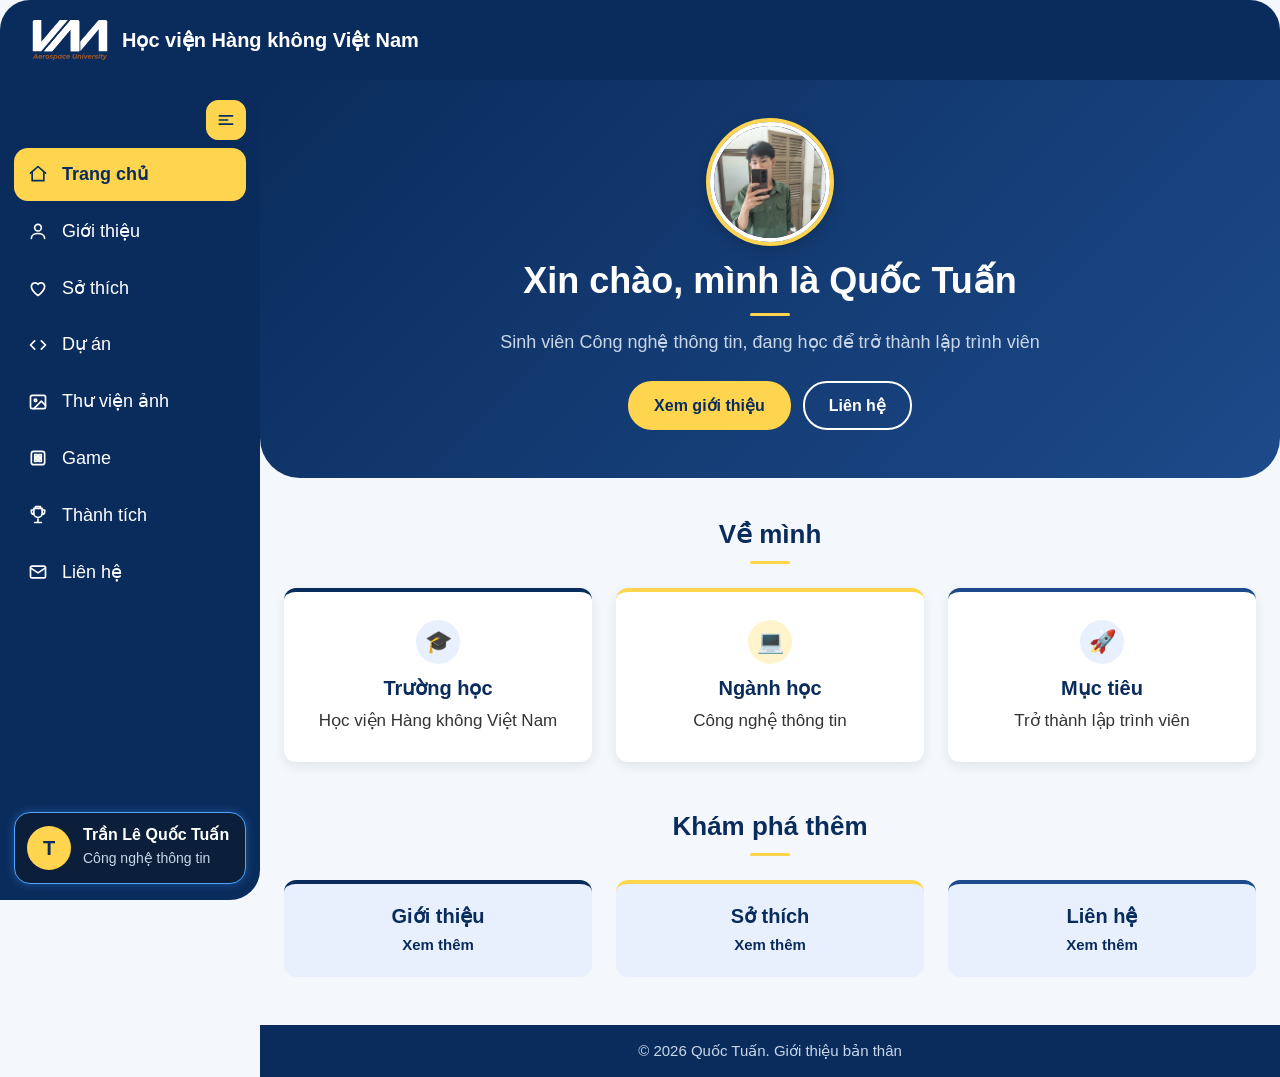
<file: index.html>
﻿<!DOCTYPE html>
<html lang="vi">
<head>
    <meta charset="UTF-8">
    <meta name="viewport" content="width=device-width, initial-scale=1.0">
    <link rel="stylesheet" href="css/style.css">
    <title>Quốc Tuấn - Trang cá nhân</title>
</head>
<body>
    <input type="checkbox" id="menu-check" class="menu-check" aria-label="Thu gọn hoặc mở menu">

    <header class="site-header">
        <div class="nav-bar">
            <a class="brand" href="index.html">
                <img src="images/logo-truongv2.svg" alt="Logo Học viện Hàng không Việt Nam" class="nav-logo">
                <span class="site-name">Học viện Hàng không Việt Nam</span>
            </a>
        </div>
    </header>

    <div class="layout">
        <aside class="sidebar">
            <label class="menu-close" for="menu-check" aria-label="Thu gọn menu">
                <svg class="icon" viewBox="0 0 24 24" aria-hidden="true"><path d="M4 7h16M4 12h10M4 17h16"/></svg>
            </label>
            <nav aria-label="Điều hướng chính">
                <ul class="side-menu">
                    <li><a href="index.html" aria-current="page"><svg class="icon" viewBox="0 0 24 24" aria-hidden="true"><path d="M3 11l9-8 9 8" /><path d="M5 10v10h14V10" /></svg>Trang chủ</a></li>
                    <li><a href="gioithieu.html"><svg class="icon" viewBox="0 0 24 24" aria-hidden="true"><circle cx="12" cy="8" r="4" /><path d="M4 21c0-4 4-6 8-6s8 2 8 6" /></svg>Giới thiệu</a></li>
                    <li><a href="sothich.html"><svg class="icon" viewBox="0 0 24 24" aria-hidden="true"><path d="M12 21s-8-5.5-8-11a4.5 4.5 0 0 1 8-2.5A4.5 4.5 0 0 1 20 10c0 5.5-8 11-8 11z" /></svg>Sở thích</a></li>
                    <li><a href="duan.html"><svg class="icon" viewBox="0 0 24 24" aria-hidden="true"><path d="M8 7l-5 5 5 5" /><path d="M16 7l5 5-5 5" /></svg>Dự án</a></li>
                    <li><a href="thuvien.html"><svg class="icon" viewBox="0 0 24 24" aria-hidden="true"><rect x="3" y="4" width="18" height="16" rx="2" /><circle cx="9" cy="10" r="1.5" /><path d="M21 16l-5-5-9 9" /></svg>Thư viện ảnh</a></li>
                    <li><a href="game.html"><svg class="icon" viewBox="0 0 24 24" aria-hidden="true"><rect x="4" y="4" width="16" height="16" rx="3"></rect><path d="M8 8h3v3H8z"></path><path d="M13 8h3v3h-3z"></path><path d="M8 13h3v3H8z"></path><path d="M13 13h3v3h-3z"></path></svg>Game</a></li>
                    <li><a href="thanhtich.html"><svg class="icon" viewBox="0 0 24 24" aria-hidden="true"><path d="M8 21h8M12 17v4M7 4h10v6a5 5 0 0 1-10 0V4z" /><path d="M7 6H4v2a3 3 0 0 0 3 3M17 6h3v2a3 3 0 0 1-3 3" /><path d="M9 4V2h6v2" /></svg>Thành tích</a></li>
                    <li><a href="lienhe.html"><svg class="icon" viewBox="0 0 24 24" aria-hidden="true"><rect x="3" y="5" width="18" height="14" rx="2" /><path d="M3 7l9 6 9-6" /></svg>Liên hệ</a></li>
                </ul>
            </nav>
            <div class="side-user">
                <span class="side-avatar" aria-hidden="true">T</span>
                <div>
                    <strong>Trần Lê Quốc Tuấn</strong>
                    <small>Công nghệ thông tin</small>
                </div>
            </div>
        </aside>

        <div class="content">
            <label class="menu-open" for="menu-check" aria-label="Mở menu">
                <svg class="icon" viewBox="0 0 24 24" aria-hidden="true"><path d="M4 7h16M4 12h10M4 17h16"/></svg>
            </label>

            <main>
                <section class="hero hero-home">
                    <img src="images/anh-dai-dien.jpg" alt="Ảnh đại diện Trần Lê Quốc Tuấn" class="hero-avatar">
                    <h1>Xin chào, mình là Quốc Tuấn</h1>
                    <p>Sinh viên Công nghệ thông tin, đang học để trở thành lập trình viên</p>
                    <div class="btn-group">
                        <a class="btn btn-primary" href="gioithieu.html">Xem giới thiệu</a>
                        <a class="btn btn-outline" href="lienhe.html">Liên hệ</a>
                    </div>
                </section>

                <section class="section">
                    <h2 class="section-title">Về mình</h2>
                    <div class="grid">
                        <article class="card accent-card">
                            <div class="info-icon" aria-hidden="true">🎓</div>
                            <h3>Trường học</h3>
                            <p>Học viện Hàng không Việt Nam</p>
                        </article>
                        <article class="card accent-card">
                            <div class="info-icon" aria-hidden="true">💻</div>
                            <h3>Ngành học</h3>
                            <p>Công nghệ thông tin</p>
                        </article>
                        <article class="card accent-card">
                            <div class="info-icon" aria-hidden="true">🚀</div>
                            <h3>Mục tiêu</h3>
                            <p>Trở thành lập trình viên</p>
                        </article>
                    </div>
                </section>

                <section class="section">
                    <h2 class="section-title">Khám phá thêm</h2>
                    <div class="grid">
                        <a class="card card-link accent-card" href="gioithieu.html">
                            <h3>Giới thiệu</h3>
                            <span class="more">Xem thêm</span>
                        </a>
                        <a class="card card-link accent-card" href="sothich.html">
                            <h3>Sở thích</h3>
                            <span class="more">Xem thêm</span>
                        </a>
                        <a class="card card-link accent-card" href="lienhe.html">
                            <h3>Liên hệ</h3>
                            <span class="more">Xem thêm</span>
                        </a>
                    </div>
                </section>
            </main>

            <footer class="site-footer">
                <p>&copy; 2026 Quốc Tuấn. Giới thiệu bản thân</p>
            </footer>
        </div>
    </div>
</body>
</html>
</file>
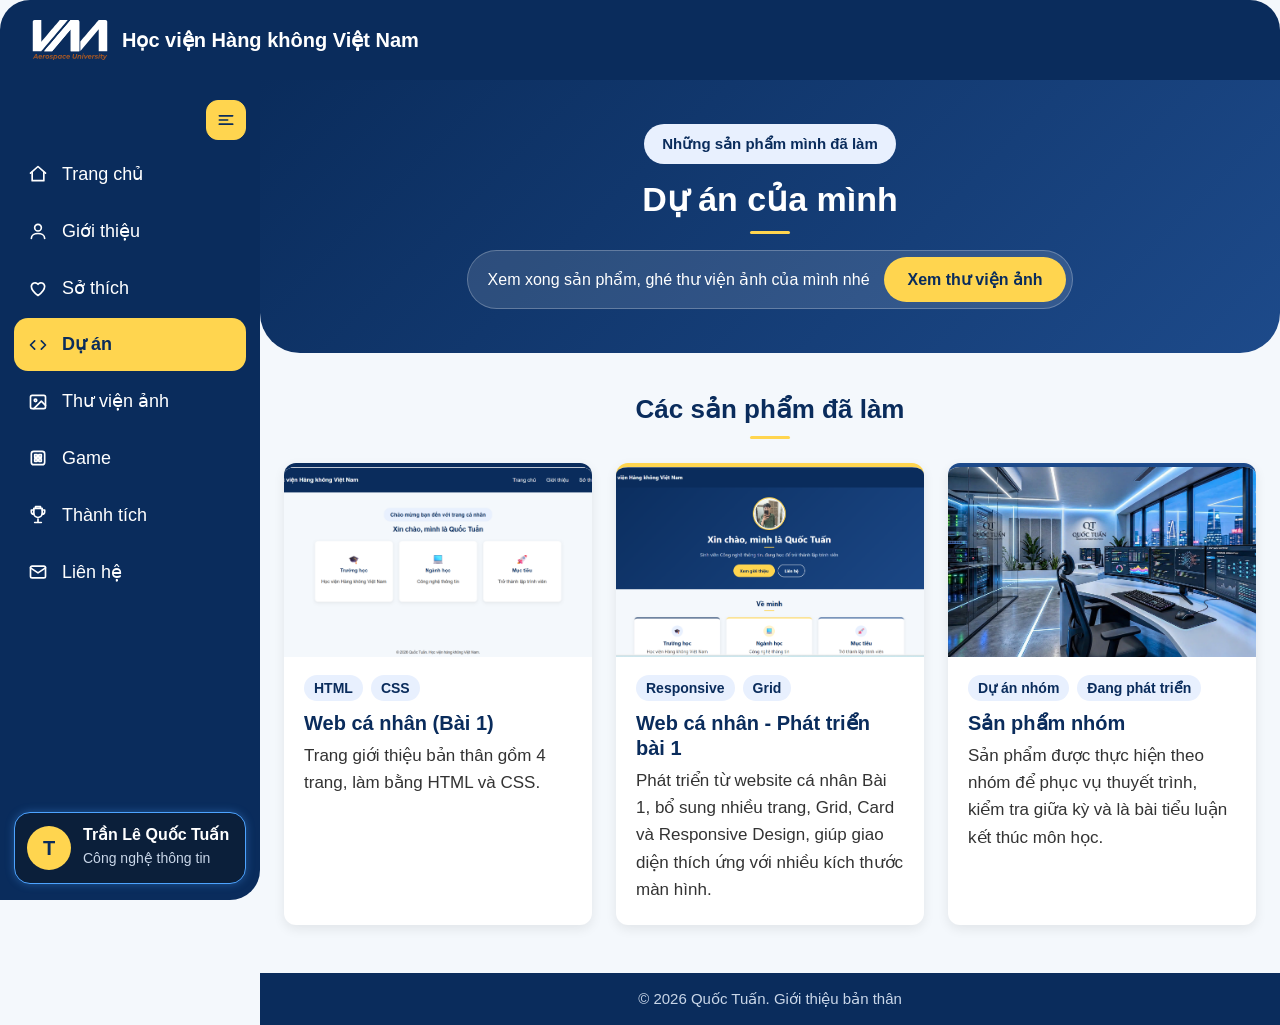
<file: duan.html>
﻿<!DOCTYPE html>
<html lang="vi">
<head>
    <meta charset="UTF-8">
    <meta name="viewport" content="width=device-width, initial-scale=1.0">
    <link rel="stylesheet" href="css/style.css">
    <title>Dự án - Quốc Tuấn</title>
</head>
<body>
    <input type="checkbox" id="menu-check" class="menu-check" aria-label="Thu gọn hoặc mở menu">

    <header class="site-header">
        <div class="nav-bar">
            <a class="brand" href="index.html">
                <img src="images/logo-truongv2.svg" alt="Logo Học viện Hàng không Việt Nam" class="nav-logo">
                <span class="site-name">Học viện Hàng không Việt Nam</span>
            </a>
        </div>
    </header>

    <div class="layout">
        <aside class="sidebar">
            <label class="menu-close" for="menu-check" aria-label="Thu gọn menu">
                <svg class="icon" viewBox="0 0 24 24" aria-hidden="true"><path d="M4 7h16M4 12h10M4 17h16"/></svg>
            </label>
            <nav aria-label="Điều hướng chính">
                <ul class="side-menu">
                    <li><a href="index.html"><svg class="icon" viewBox="0 0 24 24" aria-hidden="true"><path d="M3 11l9-8 9 8" /><path d="M5 10v10h14V10" /></svg>Trang chủ</a></li>
                    <li><a href="gioithieu.html"><svg class="icon" viewBox="0 0 24 24" aria-hidden="true"><circle cx="12" cy="8" r="4" /><path d="M4 21c0-4 4-6 8-6s8 2 8 6" /></svg>Giới thiệu</a></li>
                    <li><a href="sothich.html"><svg class="icon" viewBox="0 0 24 24" aria-hidden="true"><path d="M12 21s-8-5.5-8-11a4.5 4.5 0 0 1 8-2.5A4.5 4.5 0 0 1 20 10c0 5.5-8 11-8 11z" /></svg>Sở thích</a></li>
                    <li><a href="duan.html" aria-current="page"><svg class="icon" viewBox="0 0 24 24" aria-hidden="true"><path d="M8 7l-5 5 5 5" /><path d="M16 7l5 5-5 5" /></svg>Dự án</a></li>
                    <li><a href="thuvien.html"><svg class="icon" viewBox="0 0 24 24" aria-hidden="true"><rect x="3" y="4" width="18" height="16" rx="2" /><circle cx="9" cy="10" r="1.5" /><path d="M21 16l-5-5-9 9" /></svg>Thư viện ảnh</a></li>
                    <li><a href="game.html"><svg class="icon" viewBox="0 0 24 24" aria-hidden="true"><rect x="4" y="4" width="16" height="16" rx="3"></rect><path d="M8 8h3v3H8z"></path><path d="M13 8h3v3h-3z"></path><path d="M8 13h3v3H8z"></path><path d="M13 13h3v3h-3z"></path></svg>Game</a></li>
                    <li><a href="thanhtich.html"><svg class="icon" viewBox="0 0 24 24" aria-hidden="true"><path d="M8 21h8M12 17v4M7 4h10v6a5 5 0 0 1-10 0V4z" /><path d="M7 6H4v2a3 3 0 0 0 3 3M17 6h3v2a3 3 0 0 1-3 3" /><path d="M9 4V2h6v2" /></svg>Thành tích</a></li>
                    <li><a href="lienhe.html"><svg class="icon" viewBox="0 0 24 24" aria-hidden="true"><rect x="3" y="5" width="18" height="14" rx="2" /><path d="M3 7l9 6 9-6" /></svg>Liên hệ</a></li>
                </ul>
            </nav>
            <div class="side-user">
                <span class="side-avatar" aria-hidden="true">T</span>
                <div>
                    <strong>Trần Lê Quốc Tuấn</strong>
                    <small>Công nghệ thông tin</small>
                </div>
            </div>
        </aside>

        <div class="content">
            <label class="menu-open" for="menu-check" aria-label="Mở menu">
                <svg class="icon" viewBox="0 0 24 24" aria-hidden="true"><path d="M4 7h16M4 12h10M4 17h16"/></svg>
            </label>

            <main>
                <section class="hero hero-small">
                    <p class="badge">Những sản phẩm mình đã làm</p>
                    <h1>Dự án của mình</h1>
                    <div class="hero-cta">
                        <span>Xem xong sản phẩm, ghé thư viện ảnh của mình nhé</span>
                        <a class="btn btn-primary" href="thuvien.html">Xem thư viện ảnh</a>
                    </div>
                </section>

                <section class="section">
                    <h2 class="section-title">Các sản phẩm đã làm</h2>
                    <div class="grid">
                        <article class="card accent-card project-card">
                            <img src="images/duan1.jpg" alt="Ảnh chụp website cá nhân bài tập 1" class="project-img">
                            <div class="project-body">
                                <div class="tag-list">
                                    <span class="tag">HTML</span>
                                    <span class="tag">CSS</span>
                                </div>
                                <h3>Web cá nhân (Bài 1)</h3>
                                <p>Trang giới thiệu bản thân gồm 4 trang, làm bằng HTML và CSS.</p>

                            </div>
                        </article>

                        <article class="card accent-card project-card">
                            <img src="images/duan2.jpg" alt="Ảnh chụp website responsive bài tập 2" class="project-img">
                            <div class="project-body">
                                <div class="tag-list">
                                    <span class="tag">Responsive</span>
                                    <span class="tag">Grid</span>
                                </div>
                                <h3>Web cá nhân - Phát triển bài 1</h3>
                                <p>Phát triển từ website cá nhân Bài 1, bổ sung nhiều trang, Grid, Card và Responsive Design, giúp giao diện thích ứng với nhiều kích thước màn hình.</p>

                            </div>
                        </article>

                        <article class="card accent-card project-card">
                            <img src="images/backround.jpg" alt="Ảnh backrout" class="project-img">
                            <div class="project-body">
                                <div class="tag-list">
                                    <span class="tag">Dự án nhóm</span>
                                    <span class="tag">Đang phát triển</span>
                                </div>
                                <h3>Sản phẩm nhóm</h3>
                                <p>Sản phẩm được thực hiện theo nhóm để phục vụ thuyết trình, kiểm tra giữa kỳ và là bài tiểu luận kết thúc môn học.</p>

                            </div>
                        </article>
                    </div>
                </section>
                
            </main>

            <footer class="site-footer">
                <p>&copy; 2026 Quốc Tuấn. Giới thiệu bản thân</p>
            </footer>
        </div>
    </div>
</body>
</html>
</file>
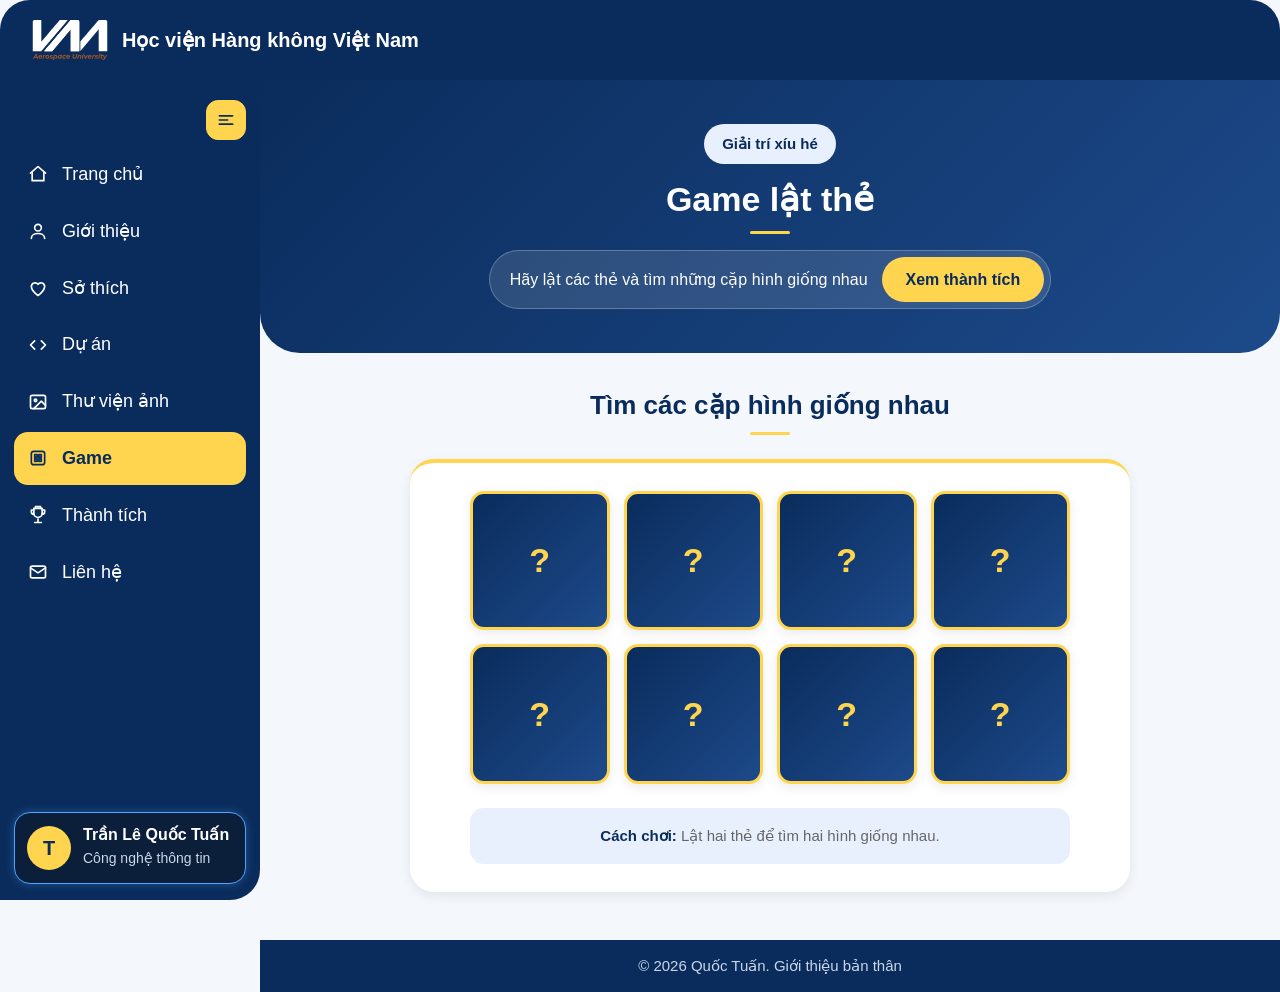
<file: game.html>
﻿<!DOCTYPE html>
<html lang="vi">
<head>
    <meta charset="UTF-8">
    <meta name="viewport" content="width=device-width, initial-scale=1.0">
    <link rel="stylesheet" href="css/style.css">
    <title>Game - Quốc Tuấn</title>
</head>
<body>
    <input type="checkbox" id="menu-check" class="menu-check" aria-label="Thu gọn hoặc mở menu">

    <header class="site-header">
        <div class="nav-bar">
            <a class="brand" href="index.html"><img src="images/logo-truongv2.svg" alt="Logo Học viện Hàng không Việt Nam" class="nav-logo"><span class="site-name">Học viện Hàng không Việt Nam</span></a>
        </div>
    </header>

    <div class="layout">
        <aside class="sidebar">
            <label class="menu-close" for="menu-check" aria-label="Thu gọn menu"><svg class="icon" viewBox="0 0 24 24" aria-hidden="true"><path d="M4 7h16M4 12h10M4 17h16" /></svg></label>

            <nav aria-label="Điều hướng chính">
                <ul class="side-menu">
                    <li><a href="index.html"><svg class="icon" viewBox="0 0 24 24" aria-hidden="true"><path d="M3 11l9-8 9 8" /><path d="M5 10v10h14V10" /></svg>Trang chủ</a></li>
                    <li><a href="gioithieu.html"><svg class="icon" viewBox="0 0 24 24" aria-hidden="true"><circle cx="12" cy="8" r="4" /><path d="M4 21c0-4 4-6 8-6s8 2 8 6" /></svg>Giới thiệu</a></li>
                    <li><a href="sothich.html"><svg class="icon" viewBox="0 0 24 24" aria-hidden="true"><path d="M12 21s-8-5.5-8-11a4.5 4.5 0 0 1 8-2.5A4.5 4.5 0 0 1 20 10c0 5.5-8 11-8 11z" /></svg>Sở thích</a></li>
                    <li><a href="duan.html"><svg class="icon" viewBox="0 0 24 24" aria-hidden="true"><path d="M8 7l-5 5 5 5" /><path d="M16 7l5 5-5 5" /></svg>Dự án</a></li>
                    <li><a href="thuvien.html"><svg class="icon" viewBox="0 0 24 24" aria-hidden="true"><rect x="3" y="4" width="18" height="16" rx="2" /><circle cx="9" cy="10" r="1.5" /><path d="M21 16l-5-5-9 9" /></svg>Thư viện ảnh</a></li>
                    <li><a href="game.html" aria-current="page"><svg class="icon" viewBox="0 0 24 24" aria-hidden="true"><rect x="4" y="4" width="16" height="16" rx="3" /><path d="M8 8h3v3H8z" /><path d="M13 8h3v3h-3z" /><path d="M8 13h3v3H8z" /><path d="M13 13h3v3h-3z" /></svg>Game</a></li>
                    <li><a href="thanhtich.html"><svg class="icon" viewBox="0 0 24 24" aria-hidden="true"><path d="M8 21h8M12 17v4M7 4h10v6a5 5 0 0 1-10 0V4z" /><path d="M7 6H4v2a3 3 0 0 0 3 3M17 6h3v2a3 3 0 0 1-3 3" /><path d="M9 4V2h6v2" /></svg>Thành tích</a></li>
                    <li><a href="lienhe.html"><svg class="icon" viewBox="0 0 24 24" aria-hidden="true"><rect x="3" y="5" width="18" height="14" rx="2" /><path d="M3 7l9 6 9-6" /></svg>Liên hệ</a></li>
                </ul>
            </nav>

            <div class="side-user">
                <span class="side-avatar" aria-hidden="true">T</span>
                <div><strong>Trần Lê Quốc Tuấn</strong><small>Công nghệ thông tin</small></div>
            </div>
        </aside>

        <div class="content">
            <label class="menu-open" for="menu-check" aria-label="Mở menu"><svg class="icon" viewBox="0 0 24 24" aria-hidden="true"><path d="M4 7h16M4 12h10M4 17h16" /></svg></label>

            <main>
                <section class="hero hero-small">
                    <p class="badge">Giải trí xíu hé</p>
                    <h1>Game lật thẻ</h1>
                   <div class="hero-cta"><span>Hãy lật các thẻ và tìm những cặp hình giống nhau</span><a class="btn btn-primary" href="thanhtich.html">Xem thành tích</a></div>
                </section>

                <section class="section game-section">
                    <h2 class="section-title">Tìm các cặp hình giống nhau</h2>

                    <div class="memory-game">
                        <div class="memory-board">
                            <label class="memory-card"><input type="checkbox"><span class="memory-card-inner"><span class="memory-card-front"></span><span class="memory-card-back"><img src="images/gallery-03.jpg" alt="Hình 3"></span></span></label>
                            <label class="memory-card"><input type="checkbox"><span class="memory-card-inner"><span class="memory-card-front"></span><span class="memory-card-back"><img src="images/gallery-01.jpg" alt="Hình 1"></span></span></label>
                            <label class="memory-card"><input type="checkbox"><span class="memory-card-inner"><span class="memory-card-front"></span><span class="memory-card-back"><img src="images/gallery-04.jpg" alt="Hình 4"></span></span></label>
                            <label class="memory-card"><input type="checkbox"><span class="memory-card-inner"><span class="memory-card-front"></span><span class="memory-card-back"><img src="images/gallery-02.jpg" alt="Hình 2"></span></span></label>
                            <label class="memory-card"><input type="checkbox"><span class="memory-card-inner"><span class="memory-card-front"></span><span class="memory-card-back"><img src="images/gallery-04.jpg" alt="Hình 4"></span></span></label>
                            <label class="memory-card"><input type="checkbox"><span class="memory-card-inner"><span class="memory-card-front"></span><span class="memory-card-back"><img src="images/gallery-02.jpg" alt="Hình 2"></span></span></label>
                            <label class="memory-card"><input type="checkbox"><span class="memory-card-inner"><span class="memory-card-front"></span><span class="memory-card-back"><img src="images/gallery-01.jpg" alt="Hình 1"></span></span></label>
                            <label class="memory-card"><input type="checkbox"><span class="memory-card-inner"><span class="memory-card-front"></span><span class="memory-card-back"><img src="images/gallery-03.jpg" alt="Hình 3"></span></span></label>
                        </div>

                        <div class="memory-help"><strong>Cách chơi:</strong> Lật hai thẻ để tìm hai hình giống nhau.</div>
                    </div>
                </section>
            </main>

            <footer class="site-footer">
                <p>&copy; 2026 Quốc Tuấn. Giới thiệu bản thân</p>
            </footer>
        </div>
    </div>
</body>
</html>
</file>
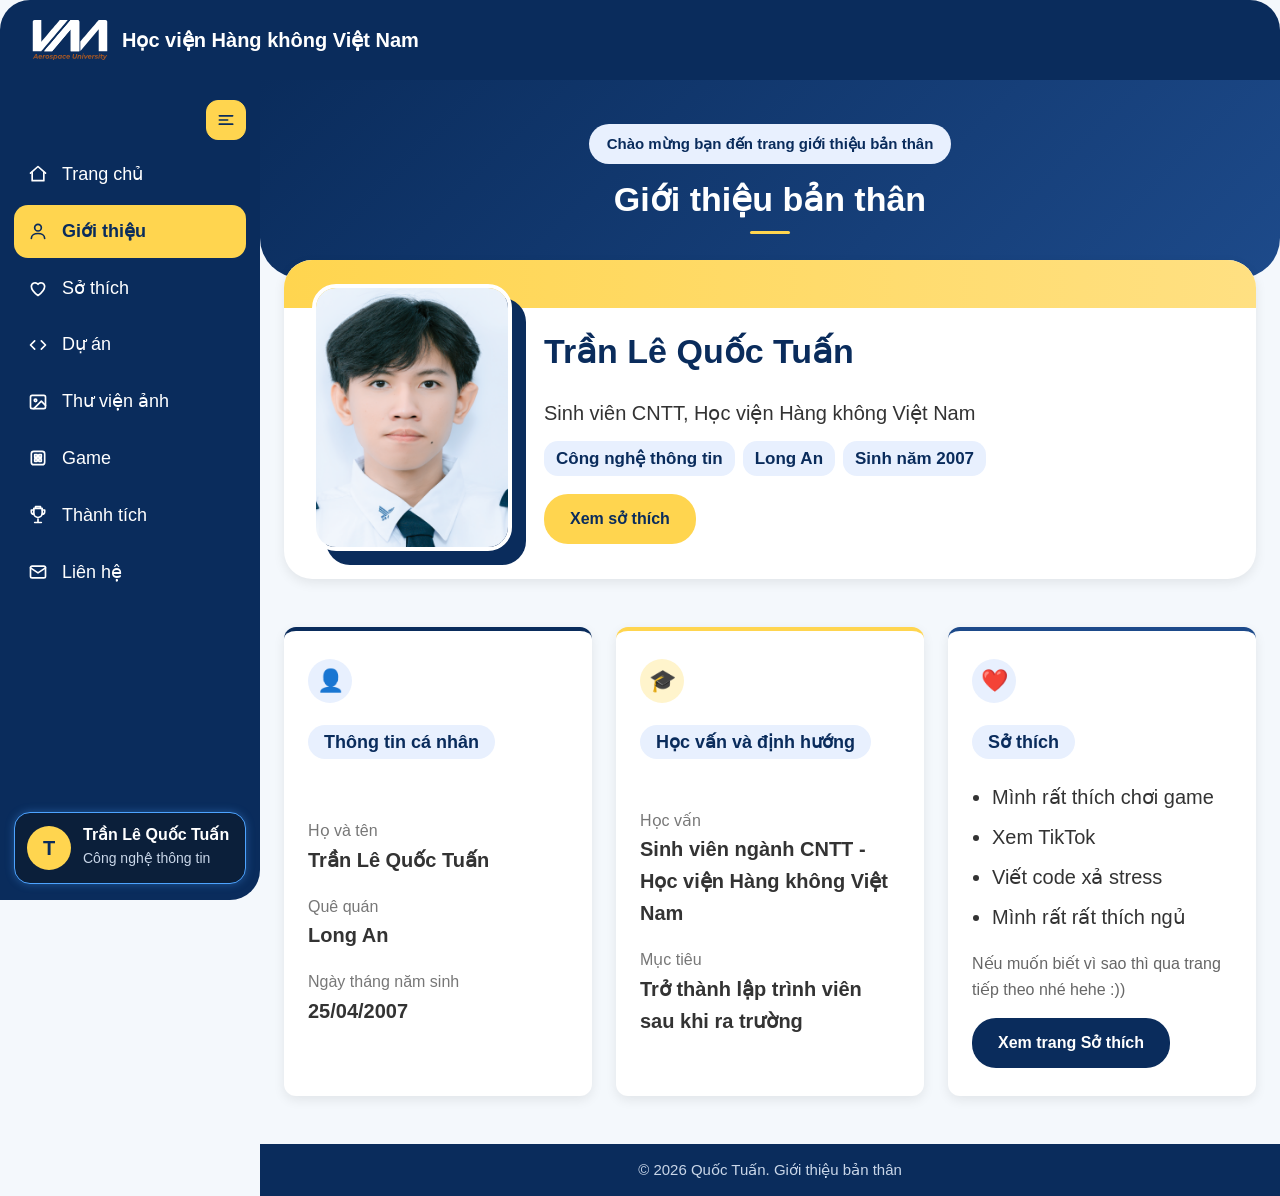
<file: gioithieu.html>
﻿<!DOCTYPE html>
<html lang="vi">
<head>
    <meta charset="UTF-8">
    <meta name="viewport" content="width=device-width, initial-scale=1.0">
    <link rel="stylesheet" href="css/style.css">
    <title>Giới thiệu - Quốc Tuấn</title>
</head>
<body>
    <input type="checkbox" id="menu-check" class="menu-check" aria-label="Thu gọn hoặc mở menu">

    <header class="site-header">
        <div class="nav-bar">
            <a class="brand" href="index.html">
                <img src="images/logo-truongv2.svg" alt="Logo Học viện Hàng không Việt Nam" class="nav-logo">
                <span class="site-name">Học viện Hàng không Việt Nam</span>
            </a>
        </div>
    </header>

    <div class="layout">
        <aside class="sidebar">
            <label class="menu-close" for="menu-check" aria-label="Thu gọn menu">
                <svg class="icon" viewBox="0 0 24 24" aria-hidden="true"><path d="M4 7h16M4 12h10M4 17h16"/></svg>
            </label>
            <nav aria-label="Điều hướng chính">
                <ul class="side-menu">
                    <li><a href="index.html"><svg class="icon" viewBox="0 0 24 24" aria-hidden="true"><path d="M3 11l9-8 9 8" /><path d="M5 10v10h14V10" /></svg>Trang chủ</a></li>
                    <li><a href="gioithieu.html" aria-current="page"><svg class="icon" viewBox="0 0 24 24" aria-hidden="true"><circle cx="12" cy="8" r="4" /><path d="M4 21c0-4 4-6 8-6s8 2 8 6" /></svg>Giới thiệu</a></li>
                    <li><a href="sothich.html"><svg class="icon" viewBox="0 0 24 24" aria-hidden="true"><path d="M12 21s-8-5.5-8-11a4.5 4.5 0 0 1 8-2.5A4.5 4.5 0 0 1 20 10c0 5.5-8 11-8 11z" /></svg>Sở thích</a></li>
                    <li><a href="duan.html"><svg class="icon" viewBox="0 0 24 24" aria-hidden="true"><path d="M8 7l-5 5 5 5" /><path d="M16 7l5 5-5 5" /></svg>Dự án</a></li>
                    <li><a href="thuvien.html"><svg class="icon" viewBox="0 0 24 24" aria-hidden="true"><rect x="3" y="4" width="18" height="16" rx="2" /><circle cx="9" cy="10" r="1.5" /><path d="M21 16l-5-5-9 9" /></svg>Thư viện ảnh</a></li>
                    <li><a href="game.html"><svg class="icon" viewBox="0 0 24 24" aria-hidden="true"><rect x="4" y="4" width="16" height="16" rx="3"></rect><path d="M8 8h3v3H8z"></path><path d="M13 8h3v3h-3z"></path><path d="M8 13h3v3H8z"></path><path d="M13 13h3v3h-3z"></path></svg>Game</a></li>
                    <li><a href="thanhtich.html"><svg class="icon" viewBox="0 0 24 24" aria-hidden="true"><path d="M8 21h8M12 17v4M7 4h10v6a5 5 0 0 1-10 0V4z" /><path d="M7 6H4v2a3 3 0 0 0 3 3M17 6h3v2a3 3 0 0 1-3 3" /><path d="M9 4V2h6v2" /></svg>Thành tích</a></li>
                    <li><a href="lienhe.html"><svg class="icon" viewBox="0 0 24 24" aria-hidden="true"><rect x="3" y="5" width="18" height="14" rx="2" /><path d="M3 7l9 6 9-6" /></svg>Liên hệ</a></li>
                </ul>
            </nav>
            <div class="side-user">
                <span class="side-avatar" aria-hidden="true">T</span>
                <div>
                    <strong>Trần Lê Quốc Tuấn</strong>
                    <small>Công nghệ thông tin</small>
                </div>
            </div>
        </aside>

        <div class="content">
            <label class="menu-open" for="menu-check" aria-label="Mở menu">
                <svg class="icon" viewBox="0 0 24 24" aria-hidden="true"><path d="M4 7h16M4 12h10M4 17h16"/></svg>
            </label>

            <main>
                <section class="hero hero-small">
                    <p class="badge">Chào mừng bạn đến trang giới thiệu bản thân</p>
                    <h1>Giới thiệu bản thân</h1>
                </section>

                <section class="section profile-section">
                    <article class="profile-card">
                        <div class="profile-strip"></div>
                        <div class="profile-body">
                            <div class="photo-wrap">
                                <img src="images/anhsinhvien.jpg" alt="Ảnh sinh viên" class="profile-photo">
                            </div>
                            <div class="profile-info">
                                <h2>Trần Lê Quốc Tuấn</h2>
                                <p>Sinh viên CNTT, Học viện Hàng không Việt Nam</p>
                                <div class="tag-list">
                                    <span class="tag">Công nghệ thông tin</span>
                                    <span class="tag">Long An</span>
                                    <span class="tag">Sinh năm 2007</span>
                                </div>
                                <div class="btn-group">
                                    <a class="btn btn-primary" href="sothich.html">Xem sở thích</a>
                                </div>
                            </div>
                        </div>
                    </article>
                </section>

                <section class="section">
                    <div class="grid">
                        <article class="card info-card">
                            <div class="info-icon" aria-hidden="true">👤</div>
                            <h3 class="card-badge">Thông tin cá nhân</h3>
                            <dl>
                                <dt>Họ và tên</dt>
                                <dd>Trần Lê Quốc Tuấn</dd>
                                <dt>Quê quán</dt>
                                <dd>Long An</dd>
                                <dt>Ngày tháng năm sinh</dt>
                                <dd>25/04/2007</dd>
                            </dl>
                        </article>

                        <article class="card info-card">
                            <div class="info-icon" aria-hidden="true">🎓</div>
                            <h3 class="card-badge">Học vấn và định hướng</h3>
                            <dl>
                                <dt>Học vấn</dt>
                                <dd>Sinh viên ngành CNTT - Học viện Hàng không Việt Nam</dd>
                                <dt>Mục tiêu</dt>
                                <dd>Trở thành lập trình viên sau khi ra trường</dd>
                            </dl>
                        </article>

                        <article class="card info-card">
                            <div class="info-icon" aria-hidden="true">❤️</div>
                            <h3 class="card-badge">Sở thích</h3>
                            <ul class="hobby-list">
                                <li>Mình rất thích chơi game</li>
                                <li>Xem TikTok</li>
                                <li>Viết code xả stress</li>
                                <li>Mình rất rất thích ngủ</li>
                            </ul>
                            <p class="note">Nếu muốn biết vì sao thì qua trang tiếp theo nhé hehe :))</p>
                            <a class="btn btn-navy" href="sothich.html">Xem trang Sở thích</a>
                        </article>
                    </div>
                </section>
            </main>

            <footer class="site-footer">
                <p>&copy; 2026 Quốc Tuấn. Giới thiệu bản thân</p>
            </footer>
        </div>
    </div>
</body>
</html>
</file>
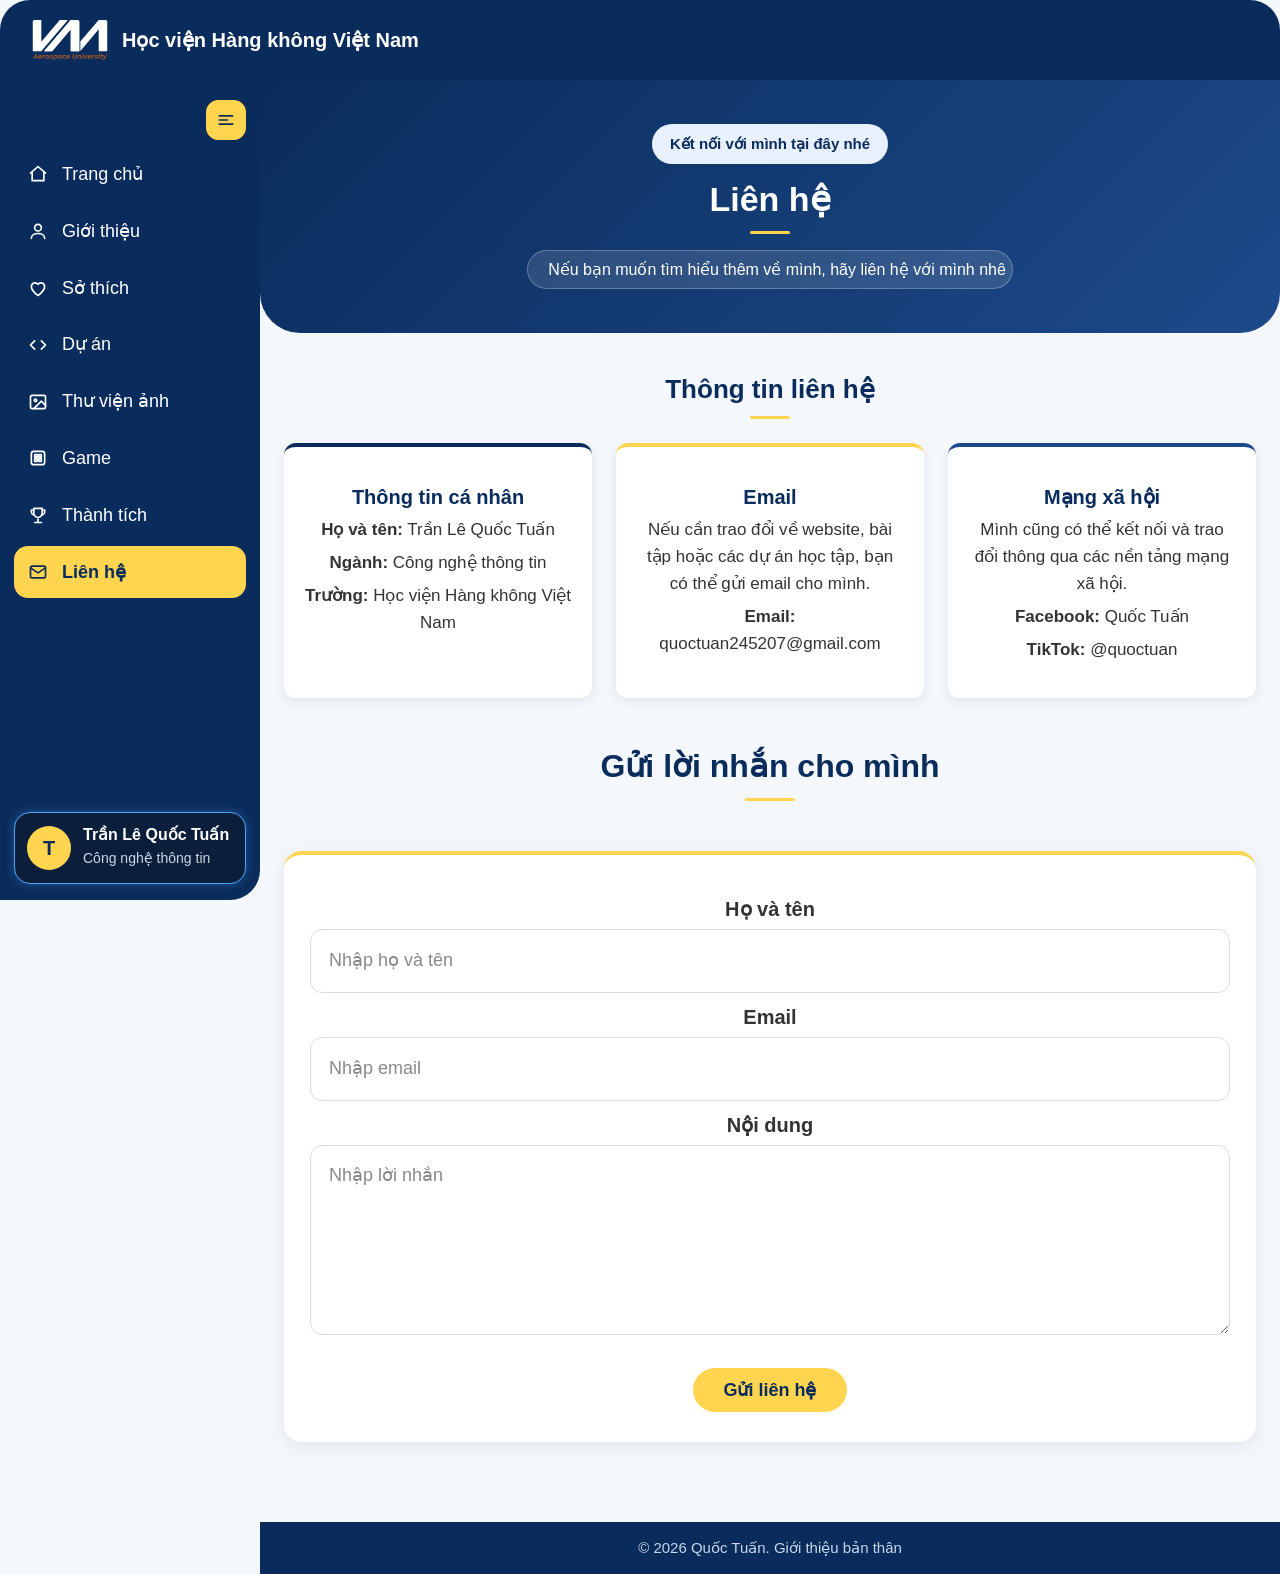
<file: lienhe.html>
﻿<!DOCTYPE html>
<html lang="vi">
<head>
    <meta charset="UTF-8">
    <meta name="viewport" content="width=device-width, initial-scale=1.0">
    <link rel="stylesheet" href="css/style.css">
    <title>Liên hệ - Quốc Tuấn</title>
</head>
<body>
    <input type="checkbox" id="menu-check" class="menu-check" aria-label="Thu gọn hoặc mở menu">

    <header class="site-header">
        <div class="nav-bar">
            <a class="brand" href="index.html"><img src="images/logo-truongv2.svg" alt="Logo Học viện Hàng không Việt Nam" class="nav-logo"><span class="site-name">Học viện Hàng không Việt Nam</span></a>
        </div>
    </header>

    <div class="layout">
        <aside class="sidebar">
            <label class="menu-close" for="menu-check" aria-label="Thu gọn menu"><svg class="icon" viewBox="0 0 24 24" aria-hidden="true"><path d="M4 7h16M4 12h10M4 17h16" /></svg></label>

            <nav aria-label="Điều hướng chính">
                <ul class="side-menu">
                    <li><a href="index.html"><svg class="icon" viewBox="0 0 24 24" aria-hidden="true"><path d="M3 11l9-8 9 8" /><path d="M5 10v10h14V10" /></svg>Trang chủ</a></li>
                    <li><a href="gioithieu.html"><svg class="icon" viewBox="0 0 24 24" aria-hidden="true"><circle cx="12" cy="8" r="4" /><path d="M4 21c0-4 4-6 8-6s8 2 8 6" /></svg>Giới thiệu</a></li>
                    <li><a href="sothich.html"><svg class="icon" viewBox="0 0 24 24" aria-hidden="true"><path d="M12 21s-8-5.5-8-11a4.5 4.5 0 0 1 8-2.5A4.5 4.5 0 0 1 20 10c0 5.5-8 11-8 11z" /></svg>Sở thích</a></li>
                    <li><a href="duan.html"><svg class="icon" viewBox="0 0 24 24" aria-hidden="true"><path d="M8 7l-5 5 5 5" /><path d="M16 7l5 5-5 5" /></svg>Dự án</a></li>
                    <li><a href="thuvien.html"><svg class="icon" viewBox="0 0 24 24" aria-hidden="true"><rect x="3" y="4" width="18" height="16" rx="2" /><circle cx="9" cy="10" r="1.5" /><path d="M21 16l-5-5-9 9" /></svg>Thư viện ảnh</a></li>
                    <li><a href="game.html"><svg class="icon" viewBox="0 0 24 24" aria-hidden="true"><rect x="4" y="4" width="16" height="16" rx="3" /><path d="M8 8h3v3H8z" /><path d="M13 8h3v3h-3z" /><path d="M8 13h3v3H8z" /><path d="M13 13h3v3h-3z" /></svg>Game</a></li>
                    <li><a href="thanhtich.html"><svg class="icon" viewBox="0 0 24 24" aria-hidden="true"><path d="M8 21h8" /><path d="M12 17v4" /><path d="M7 4h10v6a5 5 0 0 1-10 0z" /><path d="M7 6H4v2a4 4 0 0 0 4 4" /><path d="M17 6h3v2a4 4 0 0 1-4 4" /></svg>Thành tích</a></li>
                    <li><a href="lienhe.html" aria-current="page"><svg class="icon" viewBox="0 0 24 24" aria-hidden="true"><rect x="3" y="5" width="18" height="14" rx="2" /><path d="M3 7l9 6 9-6" /></svg>Liên hệ</a></li>
                </ul>
            </nav>

            <div class="side-user"><span class="side-avatar" aria-hidden="true">T</span><div><strong>Trần Lê Quốc Tuấn</strong><small>Công nghệ thông tin</small></div></div>
        </aside>

        <div class="content">
            <label class="menu-open" for="menu-check" aria-label="Mở menu"><svg class="icon" viewBox="0 0 24 24" aria-hidden="true"><path d="M4 7h16M4 12h10M4 17h16" /></svg></label>

            <main>
                <section class="hero hero-small">
                    <p class="badge">Kết nối với mình tại đây nhé</p>
                    <h1>Liên hệ</h1>
                    <div class="hero-cta"><span>Nếu bạn muốn tìm hiểu thêm về mình, hãy liên hệ với mình nhê</span></div>
                </section>

                <section class="section">
                    <h2 class="section-title">Thông tin liên hệ</h2>

                    <div class="grid">
                        <article class="card accent-card contact-card">
                            <h3>Thông tin cá nhân</h3>
                            <p><strong>Họ và tên:</strong> Trần Lê Quốc Tuấn</p>
                            <p><strong>Ngành:</strong> Công nghệ thông tin</p>
                            <p><strong>Trường:</strong> Học viện Hàng không Việt Nam</p>
                        </article>

                        <article class="card accent-card contact-card">
                            <h3>Email</h3>
                            <p>Nếu cần trao đổi về website, bài tập hoặc các dự án học tập, bạn có thể gửi email cho mình.</p>
                            <p><strong>Email:</strong> quoctuan245207@gmail.com</p>
                        </article>

                        <article class="card accent-card contact-card">
                            <h3>Mạng xã hội</h3>
                            <p>Mình cũng có thể kết nối và trao đổi thông qua các nền tảng mạng xã hội.</p>
                            <p><strong>Facebook:</strong> Quốc Tuấn</p>
                            <p><strong>TikTok:</strong> @quoctuan</p>
                        </article>
                    </div>
                </section>

                <section class="contact-section">
                    <h2>Gửi lời nhắn cho mình</h2>

                    <form class="contact-form">
                        <p>
                            <label for="name">Họ và tên</label>
                            <input type="text" id="name" placeholder="Nhập họ và tên">
                        </p>

                        <p>
                            <label for="email">Email</label>
                            <input type="email" id="email" placeholder="Nhập email">
                        </p>

                        <p>
                            <label for="message">Nội dung</label>
                            <textarea id="message" placeholder="Nhập lời nhắn"></textarea>
                        </p>

                        <button type="submit" class="btn">Gửi liên hệ</button>
                    </form>
                </section>
            </main>

            <footer class="site-footer">
                <p>&copy; 2026 Quốc Tuấn. Giới thiệu bản thân</p>
            </footer>
        </div>
    </div>
</body>
</html>
</file>
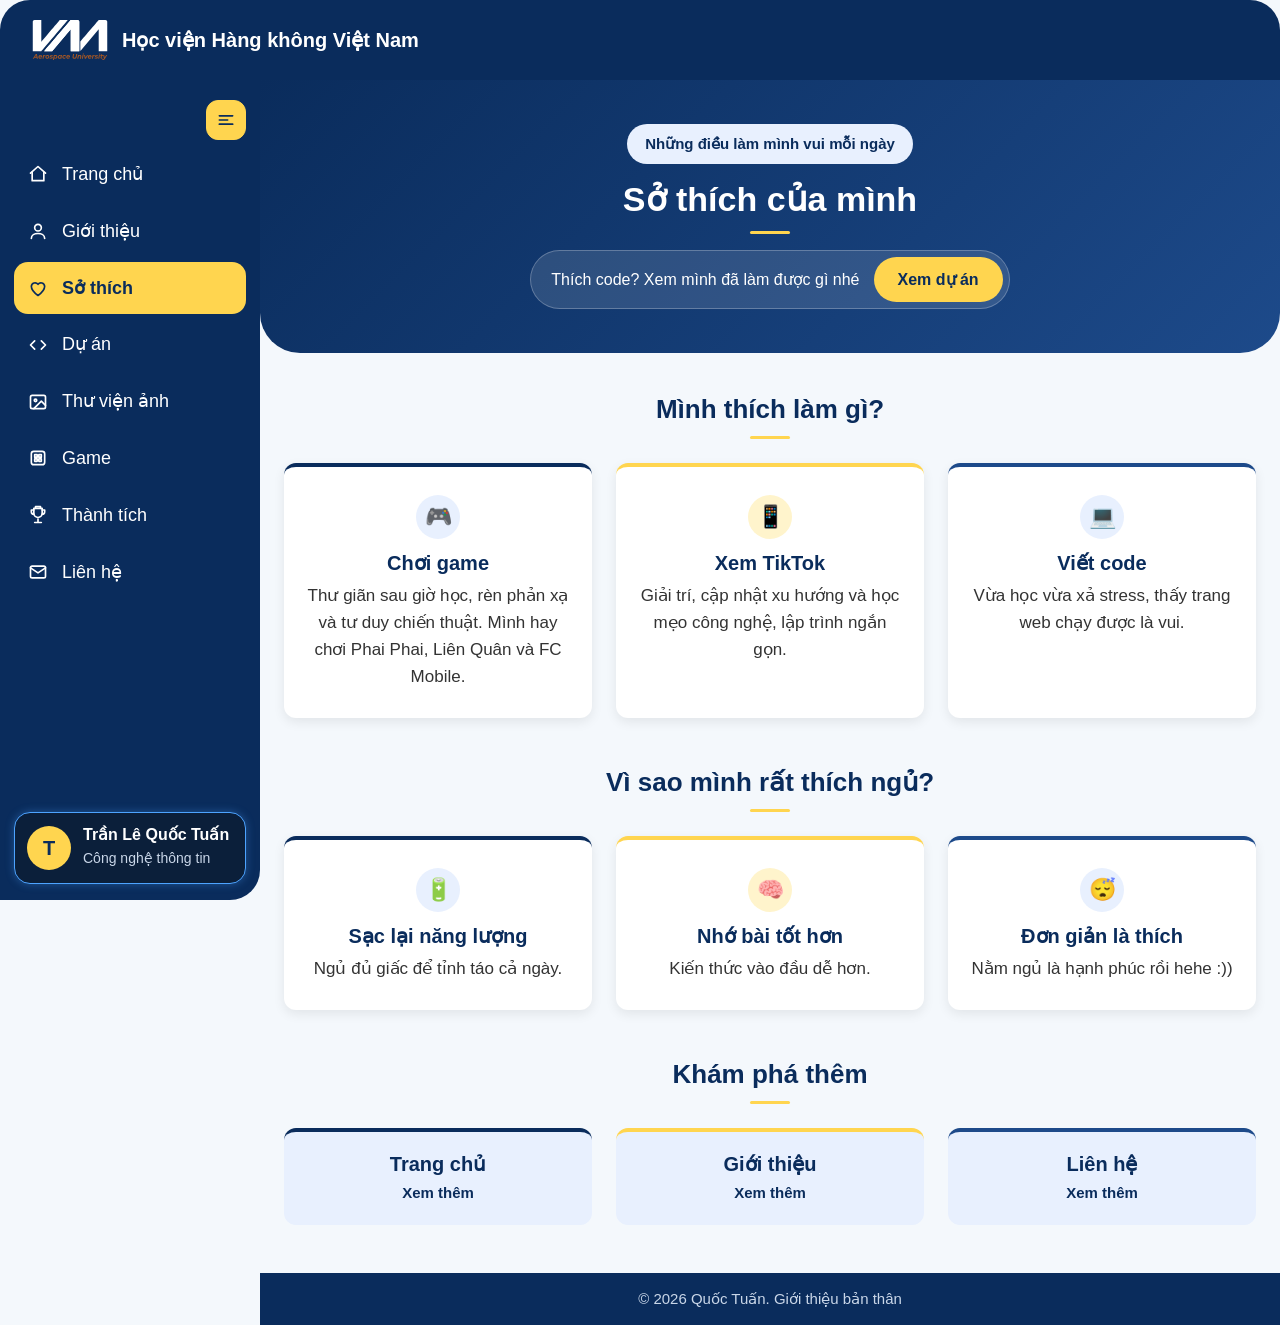
<file: sothich.html>
﻿<!DOCTYPE html>
<html lang="vi">
<head>
    <meta charset="UTF-8">
    <meta name="viewport" content="width=device-width, initial-scale=1.0">
    <link rel="stylesheet" href="css/style.css">
    <title>Sở thích - Quốc Tuấn</title>
</head>
<body>
    <input type="checkbox" id="menu-check" class="menu-check" aria-label="Thu gọn hoặc mở menu">

    <header class="site-header">
        <div class="nav-bar">
            <a class="brand" href="index.html">
                <img src="images/logo-truongv2.svg" alt="Logo Học viện Hàng không Việt Nam" class="nav-logo">
                <span class="site-name">Học viện Hàng không Việt Nam</span>
            </a>
        </div>
    </header>

    <div class="layout">
        <aside class="sidebar">
            <label class="menu-close" for="menu-check" aria-label="Thu gọn menu">
                <svg class="icon" viewBox="0 0 24 24" aria-hidden="true"><path d="M4 7h16M4 12h10M4 17h16"/></svg>
            </label>
            <nav aria-label="Điều hướng chính">
                <ul class="side-menu">
                    <li><a href="index.html"><svg class="icon" viewBox="0 0 24 24" aria-hidden="true"><path d="M3 11l9-8 9 8" /><path d="M5 10v10h14V10" /></svg>Trang chủ</a></li>
                    <li><a href="gioithieu.html"><svg class="icon" viewBox="0 0 24 24" aria-hidden="true"><circle cx="12" cy="8" r="4" /><path d="M4 21c0-4 4-6 8-6s8 2 8 6" /></svg>Giới thiệu</a></li>
                    <li><a href="sothich.html" aria-current="page"><svg class="icon" viewBox="0 0 24 24" aria-hidden="true"><path d="M12 21s-8-5.5-8-11a4.5 4.5 0 0 1 8-2.5A4.5 4.5 0 0 1 20 10c0 5.5-8 11-8 11z" /></svg>Sở thích</a></li>
                    <li><a href="duan.html"><svg class="icon" viewBox="0 0 24 24" aria-hidden="true"><path d="M8 7l-5 5 5 5" /><path d="M16 7l5 5-5 5" /></svg>Dự án</a></li>
                    <li><a href="thuvien.html"><svg class="icon" viewBox="0 0 24 24" aria-hidden="true"><rect x="3" y="4" width="18" height="16" rx="2" /><circle cx="9" cy="10" r="1.5" /><path d="M21 16l-5-5-9 9" /></svg>Thư viện ảnh</a></li>
                    <li><a href="game.html"><svg class="icon" viewBox="0 0 24 24" aria-hidden="true"><rect x="4" y="4" width="16" height="16" rx="3"></rect><path d="M8 8h3v3H8z"></path><path d="M13 8h3v3h-3z"></path><path d="M8 13h3v3H8z"></path><path d="M13 13h3v3h-3z"></path></svg>Game</a></li>
                    <li><a href="thanhtich.html"><svg class="icon" viewBox="0 0 24 24" aria-hidden="true"><path d="M8 21h8M12 17v4M7 4h10v6a5 5 0 0 1-10 0V4z" /><path d="M7 6H4v2a3 3 0 0 0 3 3M17 6h3v2a3 3 0 0 1-3 3" /><path d="M9 4V2h6v2" /></svg>Thành tích</a></li>
                    <li><a href="lienhe.html"><svg class="icon" viewBox="0 0 24 24" aria-hidden="true"><rect x="3" y="5" width="18" height="14" rx="2" /><path d="M3 7l9 6 9-6" /></svg>Liên hệ</a></li>
                </ul>
            </nav>
            <div class="side-user">
                <span class="side-avatar" aria-hidden="true">T</span>
                <div>
                    <strong>Trần Lê Quốc Tuấn</strong>
                    <small>Công nghệ thông tin</small>
                </div>
            </div>
        </aside>

        <div class="content">
            <label class="menu-open" for="menu-check" aria-label="Mở menu">
                <svg class="icon" viewBox="0 0 24 24" aria-hidden="true"><path d="M4 7h16M4 12h10M4 17h16"/></svg>
            </label>

            <main>
                <section class="hero hero-small">
                    <p class="badge">Những điều làm mình vui mỗi ngày</p>
                    <h1>Sở thích của mình</h1>
                    <div class="hero-cta">
                        <span>Thích code? Xem mình đã làm được gì nhé</span>
                        <a class="btn btn-primary" href="duan.html">Xem dự án</a>
                    </div>
                </section>

                <section class="section">
                    <h2 class="section-title">Mình thích làm gì?</h2>
                    <div class="grid">
                        <article class="card accent-card">
                            <div class="info-icon" aria-hidden="true">🎮</div>
                            <h3>Chơi game</h3>
                            <p>Thư giãn sau giờ học, rèn phản xạ và tư duy chiến thuật. Mình hay chơi Phai Phai, Liên Quân và FC Mobile.</p>
                        </article>
                        <article class="card accent-card">
                            <div class="info-icon" aria-hidden="true">📱</div>
                            <h3>Xem TikTok</h3>
                            <p>Giải trí, cập nhật xu hướng và học mẹo công nghệ, lập trình ngắn gọn.</p>
                        </article>
                        <article class="card accent-card">
                            <div class="info-icon" aria-hidden="true">💻</div>
                            <h3>Viết code</h3>
                            <p>Vừa học vừa xả stress, thấy trang web chạy được là vui.</p>
                        </article>
                    </div>
                </section>

                <section class="section">
                    <h2 class="section-title">Vì sao mình rất thích ngủ?</h2>
                    <div class="grid">
                        <article class="card accent-card">
                            <div class="info-icon" aria-hidden="true">🔋</div>
                            <h3>Sạc lại năng lượng</h3>
                            <p>Ngủ đủ giấc để tỉnh táo cả ngày.</p>
                        </article>
                        <article class="card accent-card">
                            <div class="info-icon" aria-hidden="true">🧠</div>
                            <h3>Nhớ bài tốt hơn</h3>
                            <p>Kiến thức vào đầu dễ hơn.</p>
                        </article>
                        <article class="card accent-card">
                            <div class="info-icon" aria-hidden="true">😴</div>
                            <h3>Đơn giản là thích</h3>
                            <p>Nằm ngủ là hạnh phúc rồi hehe :))</p>
                        </article>
                    </div>
                </section>

                <section class="section">
                    <h2 class="section-title">Khám phá thêm</h2>
                    <div class="grid">
                        <a class="card card-link accent-card" href="index.html">
                            <h3>Trang chủ</h3>
                            <span class="more">Xem thêm</span>
                        </a>
                        <a class="card card-link accent-card" href="gioithieu.html">
                            <h3>Giới thiệu</h3>
                            <span class="more">Xem thêm</span>
                        </a>
                        <a class="card card-link accent-card" href="lienhe.html">
                            <h3>Liên hệ</h3>
                            <span class="more">Xem thêm</span>
                        </a>
                    </div>
                </section>               
            </main>

            <footer class="site-footer">
                <p>&copy; 2026 Quốc Tuấn. Giới thiệu bản thân</p>
            </footer>
        </div>
    </div>
</body>
</html>
</file>
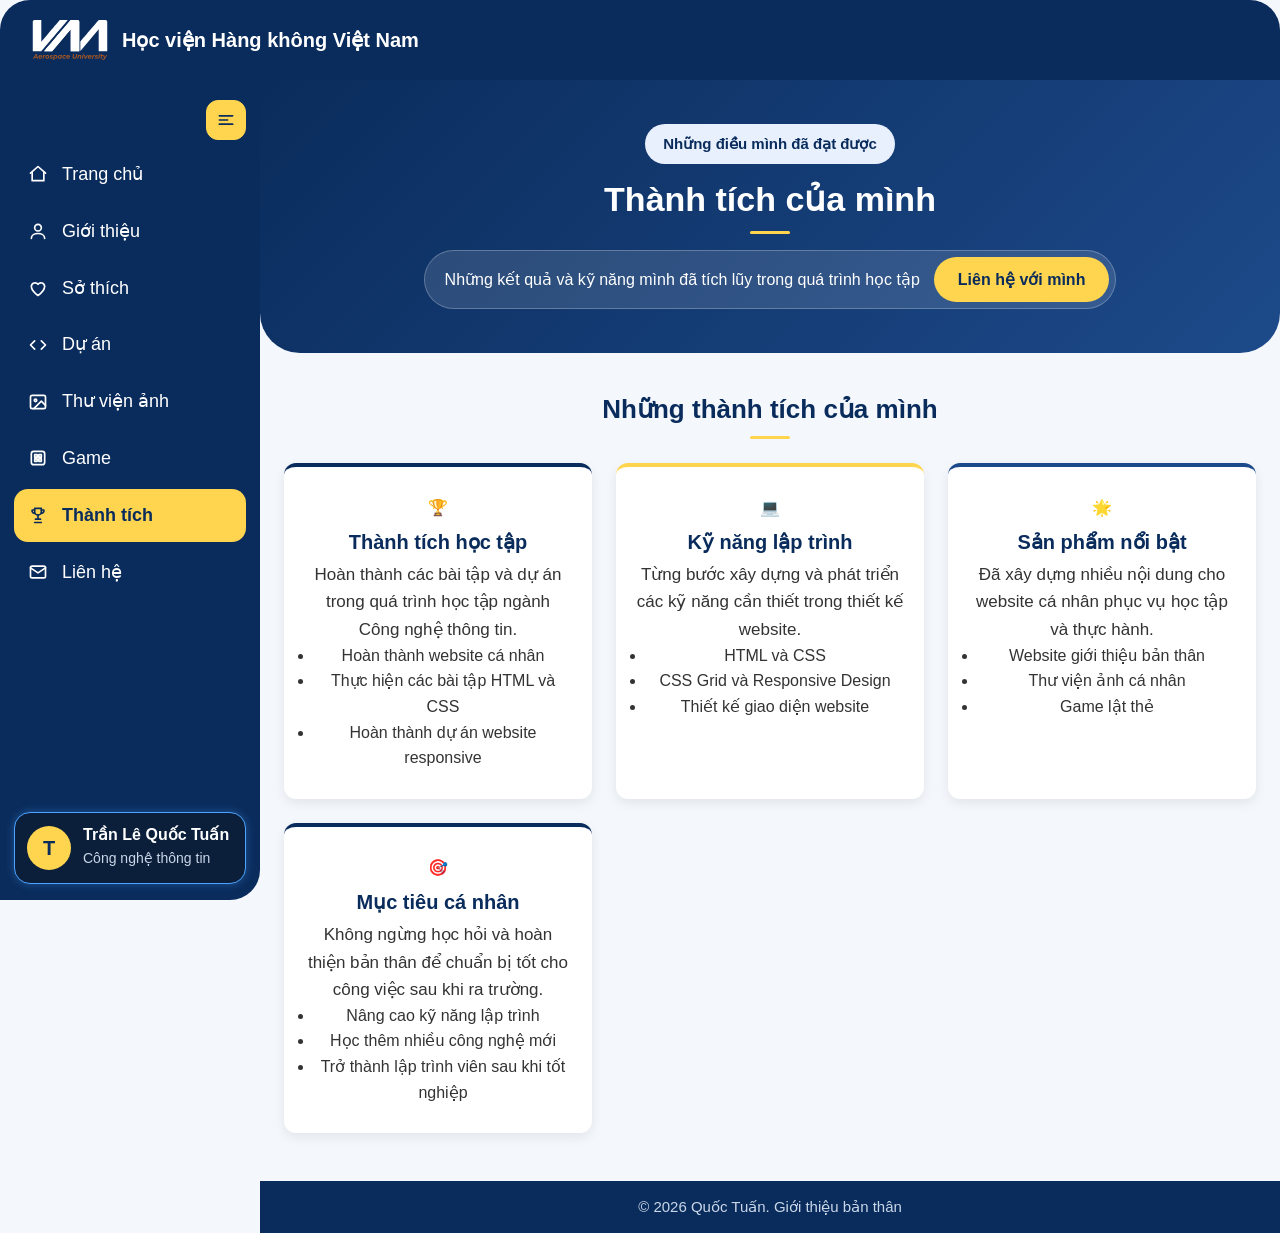
<file: thanhtich.html>
﻿<!DOCTYPE html>
<html lang="vi">
<head>
    <meta charset="UTF-8">
    <meta name="viewport" content="width=device-width, initial-scale=1.0">
    <link rel="stylesheet" href="css/style.css">
    <title>Thành tích - Quốc Tuấn</title>
</head>
<body>
    <input type="checkbox" id="menu-check" class="menu-check" aria-label="Thu gọn hoặc mở menu">

    <header class="site-header">
        <div class="nav-bar">
            <a class="brand" href="index.html">
                <img src="images/logo-truongv2.svg" alt="Logo Học viện Hàng không Việt Nam" class="nav-logo">
                <span class="site-name">Học viện Hàng không Việt Nam</span>
            </a>
        </div>
    </header>

    <div class="layout">
        <aside class="sidebar">
            <label class="menu-close" for="menu-check" aria-label="Thu gọn menu">
                <svg class="icon" viewBox="0 0 24 24" aria-hidden="true"><path d="M4 7h16M4 12h10M4 17h16" /></svg>
            </label>

            <nav aria-label="Điều hướng chính">
                <ul class="side-menu">
                    <li><a href="index.html"><svg class="icon" viewBox="0 0 24 24" aria-hidden="true"><path d="M3 11l9-8 9 8" /><path d="M5 10v10h14V10" /></svg>Trang chủ</a></li>
                    <li><a href="gioithieu.html"><svg class="icon" viewBox="0 0 24 24" aria-hidden="true"><circle cx="12" cy="8" r="4" /><path d="M4 21c0-4 4-6 8-6s8 2 8 6" /></svg>Giới thiệu</a></li>
                    <li><a href="sothich.html"><svg class="icon" viewBox="0 0 24 24" aria-hidden="true"><path d="M12 21s-8-5.5-8-11a4.5 4.5 0 0 1 8-2.5A4.5 4.5 0 0 1 20 10c0 5.5-8 11-8 11z" /></svg>Sở thích</a></li>
                    <li><a href="duan.html"><svg class="icon" viewBox="0 0 24 24" aria-hidden="true"><path d="M8 7l-5 5 5 5" /><path d="M16 7l5 5-5 5" /></svg>Dự án</a></li>
                    <li><a href="thuvien.html"><svg class="icon" viewBox="0 0 24 24" aria-hidden="true"><rect x="3" y="4" width="18" height="16" rx="2" /><circle cx="9" cy="10" r="1.5" /><path d="M21 16l-5-5-9 9" /></svg>Thư viện ảnh</a></li>
                    <li><a href="game.html"><svg class="icon" viewBox="0 0 24 24" aria-hidden="true"><rect x="4" y="4" width="16" height="16" rx="3" /><path d="M8 8h3v3H8z" /><path d="M13 8h3v3h-3z" /><path d="M8 13h3v3H8z" /><path d="M13 13h3v3h-3z" /></svg>Game</a></li>
                    <li><a href="thanhtich.html" aria-current="page"><svg class="icon" viewBox="0 0 24 24" aria-hidden="true"><path d="M8 4h8v4a4 4 0 0 1-8 0V4z" /><path d="M8 6H5a3 3 0 0 0 3 4" /><path d="M16 6h3a3 3 0 0 1-3 4" /><path d="M12 12v5" /><path d="M8 21h8" /><path d="M9 17h6" /></svg>Thành tích</a></li>
                    <li><a href="lienhe.html"><svg class="icon" viewBox="0 0 24 24" aria-hidden="true"><rect x="3" y="5" width="18" height="14" rx="2" /><path d="M3 7l9 6 9-6" /></svg>Liên hệ</a></li>
                </ul>
            </nav>

            <div class="side-user">
                <span class="side-avatar" aria-hidden="true">T</span>
                <div>
                    <strong>Trần Lê Quốc Tuấn</strong>
                    <small>Công nghệ thông tin</small>
                </div>
            </div>
        </aside>

        <div class="content">
            <label class="menu-open" for="menu-check" aria-label="Mở menu">
                <svg class="icon" viewBox="0 0 24 24" aria-hidden="true"><path d="M4 7h16M4 12h10M4 17h16" /></svg>
            </label>

            <main>
                <section class="hero hero-small">
                    <p class="badge">Những điều mình đã đạt được</p>
                    <h1>Thành tích của mình</h1>
                    <div class="hero-cta">
                        <span>Những kết quả và kỹ năng mình đã tích lũy trong quá trình học tập</span>
                        <a class="btn btn-primary" href="lienhe.html">Liên hệ với mình</a>
                    </div>
                </section>

                <section class="section">
                    <h2 class="section-title">Những thành tích của mình</h2>

                    <div class="grid">
                        <article class="card accent-card">
                            <div class="card-icon">🏆</div>
                            <h3>Thành tích học tập</h3>
                            <p>Hoàn thành các bài tập và dự án trong quá trình học tập ngành Công nghệ thông tin.</p>
                            <ul class="achievement-list">
                                <li>Hoàn thành website cá nhân</li>
                                <li>Thực hiện các bài tập HTML và CSS</li>
                                <li>Hoàn thành dự án website responsive</li>
                            </ul>
                        </article>

                        <article class="card accent-card">
                            <div class="card-icon">💻</div>
                            <h3>Kỹ năng lập trình</h3>
                            <p>Từng bước xây dựng và phát triển các kỹ năng cần thiết trong thiết kế website.</p>
                            <ul class="skill-list">
                                <li>HTML và CSS</li>
                                <li>CSS Grid và Responsive Design</li>
                                <li>Thiết kế giao diện website</li>
                            </ul>
                        </article>

                        <article class="card accent-card">
                            <div class="card-icon">🌟</div>
                            <h3>Sản phẩm nổi bật</h3>
                            <p>Đã xây dựng nhiều nội dung cho website cá nhân phục vụ học tập và thực hành.</p>
                            <ul class="project-list">
                                <li>Website giới thiệu bản thân</li>
                                <li>Thư viện ảnh cá nhân</li>
                                <li>Game lật thẻ</li>
                            </ul>
                        </article>

                        <article class="card accent-card">
                            <div class="card-icon">🎯</div>
                            <h3>Mục tiêu cá nhân</h3>
                            <p>Không ngừng học hỏi và hoàn thiện bản thân để chuẩn bị tốt cho công việc sau khi ra trường.</p>
                            <ul class="goal-list">
                                <li>Nâng cao kỹ năng lập trình</li>
                                <li>Học thêm nhiều công nghệ mới</li>
                                <li>Trở thành lập trình viên sau khi tốt nghiệp</li>
                            </ul>
                        </article>
                    </div>
                </section>
            </main>

            <footer class="site-footer">
                <p>&copy; 2026 Quốc Tuấn. Giới thiệu bản thân</p>
            </footer>
        </div>
    </div>
</body>
</html>
</file>
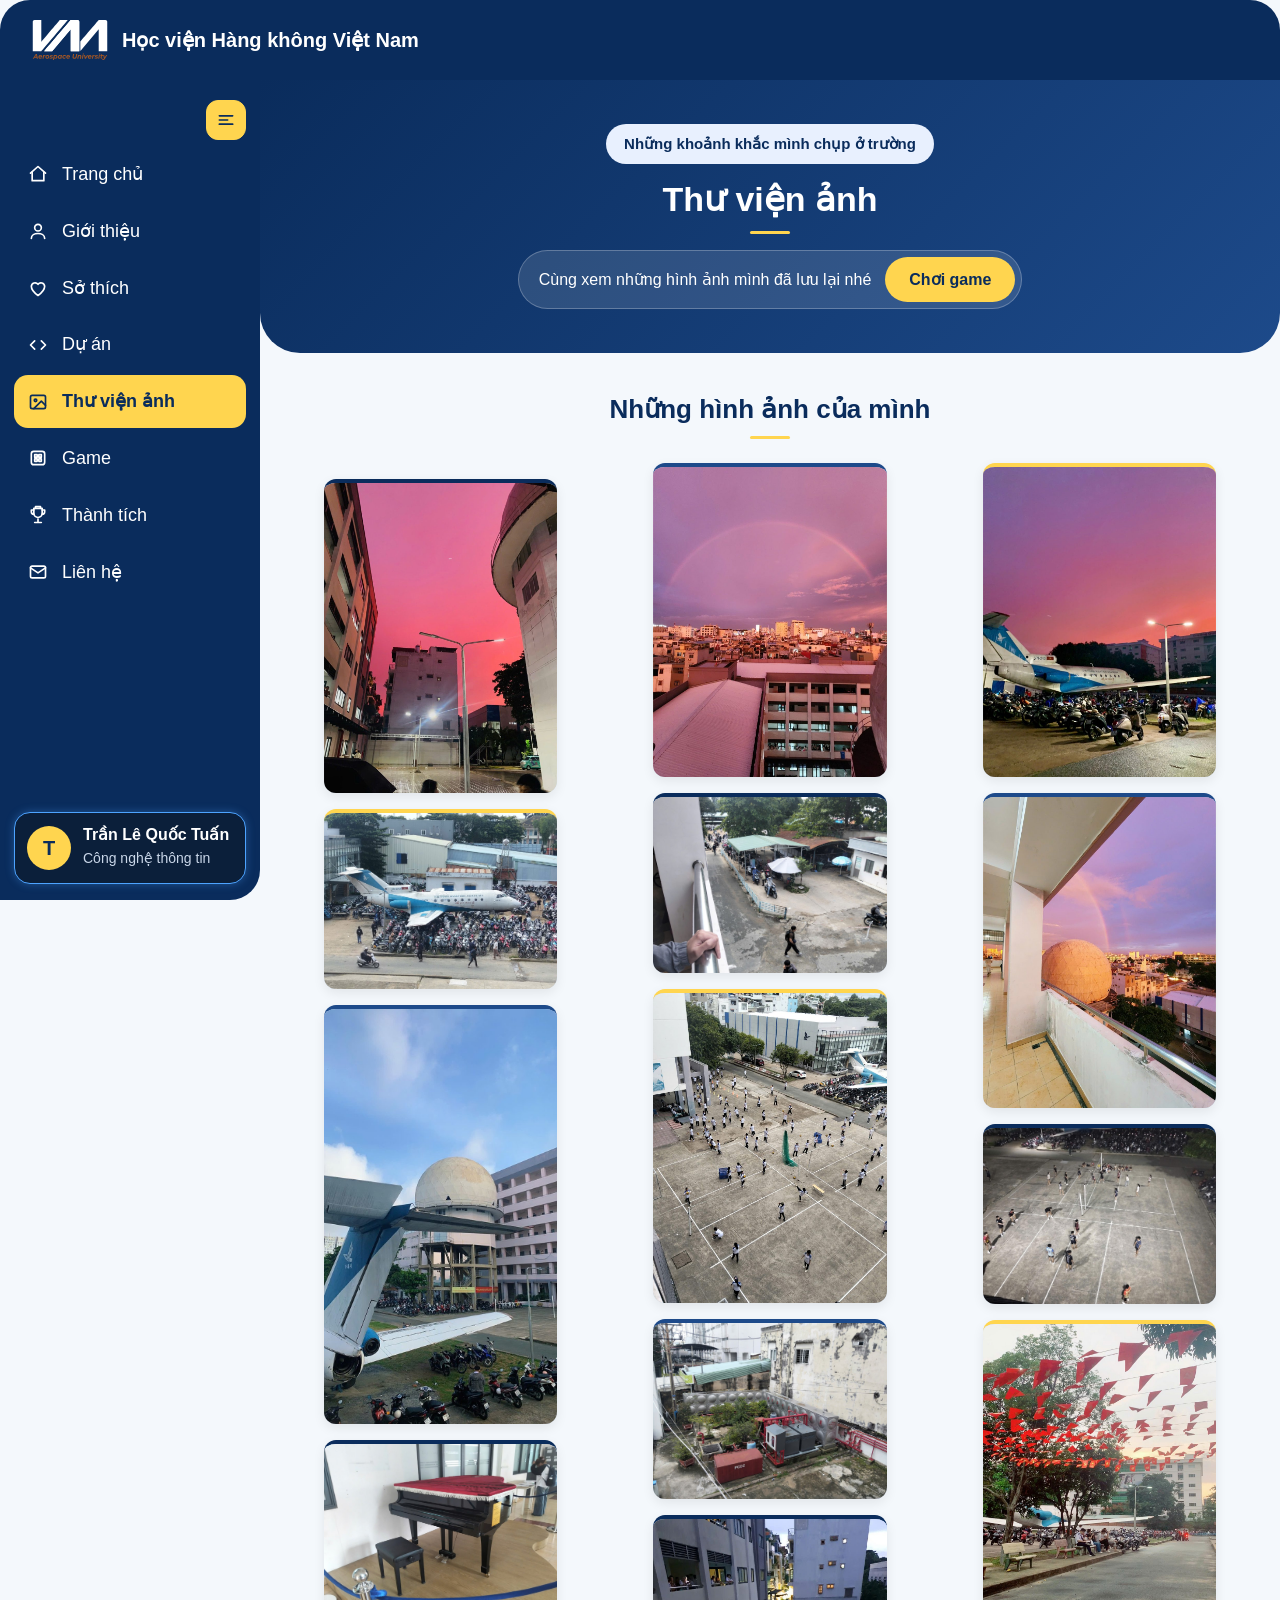
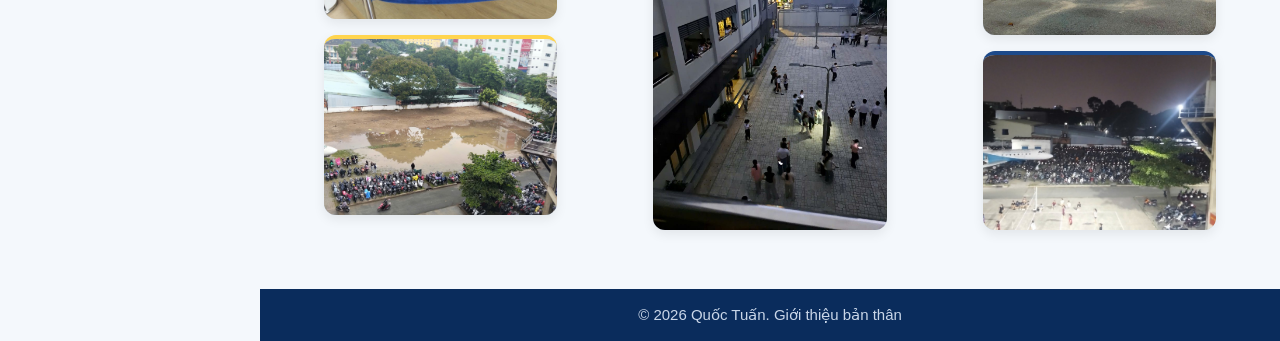
<file: thuvien.html>
﻿<!DOCTYPE html>
<html lang="vi">
<head>
    <meta charset="UTF-8">
    <meta name="viewport" content="width=device-width, initial-scale=1.0">
    <link rel="stylesheet" href="css/style.css">
    <title>Thư viện ảnh - Quốc Tuấn</title>
</head>
<body>

    <input type="checkbox" id="menu-check" class="menu-check" aria-label="Thu gọn hoặc mở menu">

    <header class="site-header">
        <div class="nav-bar">
            <a class="brand" href="index.html"><img src="images/logo-truongv2.svg" alt="Logo Học viện Hàng không Việt Nam" class="nav-logo"><span class="site-name">Học viện Hàng không Việt Nam</span></a>
        </div>
    </header>

    <div class="layout">

        <aside class="sidebar">
            <label class="menu-close" for="menu-check" aria-label="Thu gọn menu"><svg class="icon" viewBox="0 0 24 24" aria-hidden="true"><path d="M4 7h16M4 12h10M4 17h16" /></svg></label>

            <nav aria-label="Điều hướng chính">
                <ul class="side-menu">
                    <li><a href="index.html"><svg class="icon" viewBox="0 0 24 24" aria-hidden="true"><path d="M3 11l9-8 9 8" /><path d="M5 10v10h14V10" /></svg>Trang chủ</a></li>
                    <li><a href="gioithieu.html"><svg class="icon" viewBox="0 0 24 24" aria-hidden="true"><circle cx="12" cy="8" r="4" /><path d="M4 21c0-4 4-6 8-6s8 2 8 6" /></svg>Giới thiệu</a></li>
                    <li><a href="sothich.html"><svg class="icon" viewBox="0 0 24 24" aria-hidden="true"><path d="M12 21s-8-5.5-8-11a4.5 4.5 0 0 1 8-2.5A4.5 4.5 0 0 1 20 10c0 5.5-8 11-8 11z" /></svg>Sở thích</a></li>
                    <li><a href="duan.html"><svg class="icon" viewBox="0 0 24 24" aria-hidden="true"><path d="M8 7l-5 5 5 5" /><path d="M16 7l5 5-5 5" /></svg>Dự án</a></li>
                    <li><a href="thuvien.html" aria-current="page"><svg class="icon" viewBox="0 0 24 24" aria-hidden="true"><rect x="3" y="4" width="18" height="16" rx="2" /><circle cx="9" cy="10" r="1.5" /><path d="M21 16l-5-5-9 9" /></svg>Thư viện ảnh</a></li>
                    <li><a href="game.html"><svg class="icon" viewBox="0 0 24 24" aria-hidden="true"><rect x="4" y="4" width="16" height="16" rx="3" /><path d="M8 8h3v3H8z" /><path d="M13 8h3v3h-3z" /><path d="M8 13h3v3H8z" /><path d="M13 13h3v3h-3z" /></svg>Game</a></li>
                    <li><a href="thanhtich.html"><svg class="icon" viewBox="0 0 24 24" aria-hidden="true"><path d="M8 21h8M12 17v4M7 4h10v6a5 5 0 0 1-10 0V4z" /><path d="M7 6H4v2a3 3 0 0 0 3 3M17 6h3v2a3 3 0 0 1-3 3" /><path d="M9 4V2h6v2" /></svg>Thành tích</a></li>
                    <li><a href="lienhe.html"><svg class="icon" viewBox="0 0 24 24" aria-hidden="true"><rect x="3" y="5" width="18" height="14" rx="2" /><path d="M3 7l9 6 9-6" /></svg>Liên hệ</a></li>
                </ul>
            </nav>

            <div class="side-user">
                <span class="side-avatar" aria-hidden="true">T</span>
                <div><strong>Trần Lê Quốc Tuấn</strong><small>Công nghệ thông tin</small></div>
            </div>
        </aside>

        <div class="content">

            <label class="menu-open" for="menu-check" aria-label="Mở menu"><svg class="icon" viewBox="0 0 24 24" aria-hidden="true"><path d="M4 7h16M4 12h10M4 17h16" /></svg></label>

            <main>

                <section class="hero hero-small">
                    <p class="badge">Những khoảnh khắc mình chụp ở trường</p>
                    <h1>Thư viện ảnh</h1>
                    <div class="hero-cta"><span>Cùng xem những hình ảnh mình đã lưu lại nhé</span><a class="btn btn-primary" href="game.html">Chơi game</a></div>
                </section>

                <section class="section">
                    <h2 class="section-title">Những hình ảnh của mình</h2>

                    <div class="gallery">
                        <figure class="gallery-item"><a class="gallery-thumb" href="#anh-01"><img src="images/gallery-01.jpg" alt="Hình ảnh 01" loading="lazy"></a></figure>
                        <figure class="gallery-item"><a class="gallery-thumb" href="#anh-02"><img src="images/gallery-02.jpg" alt="Hình ảnh 02" loading="lazy"></a></figure>
                        <figure class="gallery-item"><a class="gallery-thumb" href="#anh-03"><img src="images/gallery-03.jpg" alt="Hình ảnh 03" loading="lazy"></a></figure>
                        <figure class="gallery-item"><a class="gallery-thumb" href="#anh-04"><img src="images/gallery-04.jpg" alt="Hình ảnh 04" loading="lazy"></a></figure>
                        <figure class="gallery-item"><a class="gallery-thumb" href="#anh-05"><img src="images/gallery-05.jpg" alt="Hình ảnh 05" loading="lazy"></a></figure>
                        <figure class="gallery-item"><a class="gallery-thumb" href="#anh-06"><img src="images/gallery-06.jpg" alt="Hình ảnh 06" loading="lazy"></a></figure>
                        <figure class="gallery-item"><a class="gallery-thumb" href="#anh-07"><img src="images/gallery-07.jpg" alt="Hình ảnh 07" loading="lazy"></a></figure>
                        <figure class="gallery-item"><a class="gallery-thumb" href="#anh-08"><img src="images/gallery-08.jpg" alt="Hình ảnh 08" loading="lazy"></a></figure>
                        <figure class="gallery-item"><a class="gallery-thumb" href="#anh-09"><img src="images/gallery-09.jpg" alt="Hình ảnh 09" loading="lazy"></a></figure>
                        <figure class="gallery-item"><a class="gallery-thumb" href="#anh-10"><img src="images/gallery-10.jpg" alt="Hình ảnh 10" loading="lazy"></a></figure>
                        <figure class="gallery-item"><a class="gallery-thumb" href="#anh-11"><img src="images/gallery-11.jpg" alt="Hình ảnh 11" loading="lazy"></a></figure>
                        <figure class="gallery-item"><a class="gallery-thumb" href="#anh-12"><img src="images/gallery-12.jpg" alt="Hình ảnh 12" loading="lazy"></a></figure>
                        <figure class="gallery-item"><a class="gallery-thumb" href="#anh-13"><img src="images/gallery-13.jpg" alt="Hình ảnh 13" loading="lazy"></a></figure>
                        <figure class="gallery-item"><a class="gallery-thumb" href="#anh-14"><img src="images/gallery-14.jpg" alt="Hình ảnh 14" loading="lazy"></a></figure>
                        <figure class="gallery-item"><a class="gallery-thumb" href="#anh-15"><img src="images/gallery-15.jpg" alt="Hình ảnh 15" loading="lazy"></a></figure>
                    </div>
                </section>

                <div class="lightbox" id="anh-01"><a class="lightbox-frame" href="#"><img src="images/gallery-01.jpg" alt="Hình ảnh 01"></a></div>
                <div class="lightbox" id="anh-02"><a class="lightbox-frame" href="#"><img src="images/gallery-02.jpg" alt="Hình ảnh 02"></a></div>
                <div class="lightbox" id="anh-03"><a class="lightbox-frame" href="#"><img src="images/gallery-03.jpg" alt="Hình ảnh 03"></a></div>
                <div class="lightbox" id="anh-04"><a class="lightbox-frame" href="#"><img src="images/gallery-04.jpg" alt="Hình ảnh 04"></a></div>
                <div class="lightbox" id="anh-05"><a class="lightbox-frame" href="#"><img src="images/gallery-05.jpg" alt="Hình ảnh 05"></a></div>
                <div class="lightbox" id="anh-06"><a class="lightbox-frame" href="#"><img src="images/gallery-06.jpg" alt="Hình ảnh 06"></a></div>
                <div class="lightbox" id="anh-07"><a class="lightbox-frame" href="#"><img src="images/gallery-07.jpg" alt="Hình ảnh 07"></a></div>
                <div class="lightbox" id="anh-08"><a class="lightbox-frame" href="#"><img src="images/gallery-08.jpg" alt="Hình ảnh 08"></a></div>
                <div class="lightbox" id="anh-09"><a class="lightbox-frame" href="#"><img src="images/gallery-09.jpg" alt="Hình ảnh 09"></a></div>
                <div class="lightbox" id="anh-10"><a class="lightbox-frame" href="#"><img src="images/gallery-10.jpg" alt="Hình ảnh 10"></a></div>
                <div class="lightbox" id="anh-11"><a class="lightbox-frame" href="#"><img src="images/gallery-11.jpg" alt="Hình ảnh 11"></a></div>
                <div class="lightbox" id="anh-12"><a class="lightbox-frame" href="#"><img src="images/gallery-12.jpg" alt="Hình ảnh 12"></a></div>
                <div class="lightbox" id="anh-13"><a class="lightbox-frame" href="#"><img src="images/gallery-13.jpg" alt="Hình ảnh 13"></a></div>
                <div class="lightbox" id="anh-14"><a class="lightbox-frame" href="#"><img src="images/gallery-14.jpg" alt="Hình ảnh 14"></a></div>
                <div class="lightbox" id="anh-15"><a class="lightbox-frame" href="#"><img src="images/gallery-15.jpg" alt="Hình ảnh 15"></a></div>

            </main>

            <footer class="site-footer">
                <p>&copy; 2026 Quốc Tuấn. Giới thiệu bản thân</p>
            </footer>

        </div>
    </div>

</body>
</html>
</file>
<file: css/style.css>
﻿:root {
    --navy: #0a2c5c;
    --navy-light: #1d4a8a;
    --yellow: #ffd54f;
    --blue-soft: #e8f0fe;
    --bg: #f4f8fc;
    --text: #333;
    --muted: #c9d6e8;
    --radius: 12px;
    --shadow: 0 4px 12px rgba(0,0,0,.08);
    --header-h: 80px;
}

* {
    box-sizing: border-box;
}

html {
    scroll-behavior: smooth;
}

body {
    margin: 0;
    min-height: 100vh;
    display: flex;
    flex-direction: column;
    font-family: "Segoe UI", Arial, sans-serif;
    background: var(--bg);
    color: var(--text);
    line-height: 1.6;
    overflow-x: hidden;
}

main {
    flex: 1;
}

img {
    max-width: 100%;
    height: auto;
}

h1,
h2,
h3 {
    color: var(--navy);
    line-height: 1.25;
    margin: 0;
}

a:focus-visible {
    outline: 3px solid var(--yellow);
    outline-offset: 2px;
}

.site-header {
    position: sticky;
    top: 0;
    z-index: 10;
    background: var(--navy);
    border-radius: 30px 30px 0 0;
}

.nav-bar {
    width: 100%;
    min-height: var(--header-h);
    padding: 20px 30px;
    display: flex;
    align-items: center;
}

.brand {
    display: flex;
    align-items: center;
    gap: 12px;
    color: #fff;
    text-decoration: none;
}

.nav-logo {
    height: 40px;
    width: auto;
}

.site-name {
    font-size: 20px;
    font-weight: 700;
}

.menu-check {
    position: absolute;
    opacity: 0;
    width: 0;
    height: 0;
}

.icon {
    width: 20px;
    height: 20px;
    flex-shrink: 0;
    fill: none;
    stroke: currentColor;
    stroke-width: 2;
    stroke-linecap: round;
    stroke-linejoin: round;
}

.layout {
    flex: 1;
    display: flex;
    min-height: 0;
}

.content {
    position: relative;
    flex: 1;
    min-width: 0;
    display: flex;
    flex-direction: column;
}

.sidebar {
    position: sticky;
    top: var(--header-h);
    align-self: flex-start;
    flex-shrink: 0;
    width: 260px;
    height: calc(100vh - var(--header-h));
    display: flex;
    flex-direction: column;
    padding: 20px 14px 16px;
    background: var(--navy);
    border-radius: 0 0 30px 0;
    z-index: 5;
    transition: margin-left .25s, visibility .25s;
}

    .sidebar nav {
        flex: 1;
        overflow-y: auto;
    }

.menu-close,
.menu-open {
    width: 40px;
    height: 40px;
    border-radius: 12px;
    border: 1px solid rgba(255,255,255,.3);
    background: rgba(255,255,255,.12);
    color: #fff;
    display: flex;
    align-items: center;
    justify-content: center;
    cursor: pointer;
}

    .menu-close:hover,
    .menu-open:hover {
        background: rgba(255,255,255,.22);
    }

.menu-close {
    background: var(--yellow);
    border-color: var(--yellow);
    color: var(--navy);
    align-self: flex-end;
    margin-bottom: 8px;
}

.menu-open {
    display: none;
    position: absolute;
    top: 16px;
    left: 16px;
    z-index: 4;
    width: 44px;
    height: 44px;
    border-radius: 12px;
    border: 1px solid #4da3ff;
    background: #0b1f3a;
    color: #4da3ff;
    box-shadow:
        0 0 6px rgba(77,163,255,.6),
        0 0 16px rgba(77,163,255,.35);
    transition: .25s ease;
}

.menu-open:hover {
    background: #123b70;
    color: #fff;
    border-color: #69b5ff;
    box-shadow:
        0 0 8px #4da3ff,
        0 0 22px rgba(77,163,255,.7),
        0 0 40px rgba(77,163,255,.35);
    transform: scale(1.05);
}

.menu-check:checked ~ .layout .sidebar {
    margin-left: -260px;
    visibility: hidden;
}

.menu-check:checked ~ .layout .menu-open {
    display: flex;
}

.side-menu {
    list-style: none;
    margin: 0;
    padding: 0;
}

    .side-menu li + li {
        margin-top: 4px;
    }

    .side-menu a {
        display: flex;
        align-items: center;
        gap: 14px;
        padding: 12px 14px;
        border-radius: 14px;
        color: #fff;
        text-decoration: none;
        font-size: 18px;
        transition: background .2s, color .2s;
    }

        .side-menu a:hover {
            background: rgba(255,255,255,.12);
        }

        .side-menu a[aria-current="page"] {
            background: var(--yellow);
            color: var(--navy);
            font-weight: 700;
        }

.side-user {
    display: flex;
    align-items: center;
    gap: 12px;
    padding: 12px;
    border-radius: 16px;
    background: #0b1f3a;
    border: 1px solid #4da3ff;
    color: #fff;
    box-shadow: 0 0 8px rgba(77,163,255,.35);
}

.side-avatar {
    width: 44px;
    height: 44px;
    flex-shrink: 0;
    border-radius: 50%;
    background: var(--yellow);
    color: var(--navy);
    display: flex;
    align-items: center;
    justify-content: center;
    font-size: 20px;
    font-weight: 700;
}

.side-user strong {
    display: block;
    font-size: 16px;
    line-height: 1.3;
}

.side-user small {
    color: var(--muted);
    font-size: 14px;
}

.hero {
    background: linear-gradient(135deg,var(--navy),var(--navy-light));
    color: #fff;
    text-align: center;
    padding: 42px 20px 48px;
    border-radius: 0 0 40px 40px;
}

    .hero h1 {
        color: #fff;
        font-size: 36px;
    }

    .hero p {
        max-width: 560px;
        margin: 12px auto 24px;
        color: var(--muted);
        font-size: 18px;
    }

    .hero .badge {
        display: inline-block;
        background: var(--blue-soft);
        color: var(--navy);
        font-size: 15px;
        font-weight: 700;
        padding: 8px 18px;
        border-radius: 25px;
        margin-bottom: 14px;
    }

.hero-small {
    padding: 32px 20px 44px;
}

    .hero-small h1 {
        font-size: 34px;
    }

        .hero-home h1::after,
        .hero-small h1::after,
        .section-title::after {
            content: "";
            display: block;
            width: 40px;
            height: 3px;
            background: var(--yellow);
            border-radius: 2px;
            margin: 10px auto 0;
        }

.btn-group {
    display: flex;
    justify-content: center;
    gap: 12px;
    flex-wrap: wrap;
}

.btn {
    display: inline-block;
    padding: 10px 24px;
    border-radius: 24px;
    font-size: 16px;
    font-weight: 700;
    text-decoration: none;
    border: 2px solid transparent;
    cursor: pointer;
    transition: transform .15s, background .15s, color .15s;
}

    .btn:hover {
        transform: translateY(-2px);
    }

.btn-primary {
    background: var(--yellow);
    color: var(--navy);
}

    .btn-primary:hover {
        background: #ffe082;
    }

.btn-outline {
    border-color: #fff;
    color: #fff;
}

    .btn-outline:hover {
        background: #fff;
        color: var(--navy);
    }

.btn-navy {
    background: var(--navy);
    color: #fff;
}

    .btn-navy:hover {
        background: var(--navy-light);
    }

.section {
    width: min(1100px,100%);
    margin: 0 auto;
    padding: 40px 24px 8px;
}

    .section h2 {
        text-align: center;
        font-size: 26px;
        margin-bottom: 24px;
    }

.grid {
    display: grid;
    grid-template-columns: repeat(3,minmax(0,1fr));
    gap: 24px;
}

.card {
    background: #fff;
    border-radius: var(--radius);
    padding: 28px 20px;
    text-align: center;
    box-shadow: var(--shadow);
    text-decoration: none;
    color: var(--text);
    transition: transform .2s, box-shadow .2s;
}

    .card h3 {
        font-size: 20px;
        margin: 10px 0 6px;
    }

    .card p {
        margin: 0;
        font-size: 17px;
    }

    .card:hover {
        transform: translateY(-4px);
        box-shadow: 0 10px 24px rgba(0,0,0,.14);
    }

a.card:hover h3 {
    text-decoration: underline;
}

.accent-card,
.info-card {
    border-top: 4px solid var(--navy);
}

    .accent-card:nth-child(2),
    .info-card:nth-child(2) {
        border-top-color: var(--yellow);
    }

    .accent-card:nth-child(3),
    .info-card:nth-child(3) {
        border-top-color: var(--navy-light);
    }

.info-icon {
    width: 44px;
    height: 44px;
    border-radius: 50%;
    background: var(--blue-soft);
    display: flex;
    align-items: center;
    justify-content: center;
    font-size: 22px;
    margin-bottom: 12px;
}

.accent-card .info-icon {
    margin: 0 auto 12px;
}

.accent-card:nth-child(2) .info-icon,
.info-card:nth-child(2) .info-icon {
    background: #fff4cc;
}

.card-link {
    background: var(--blue-soft);
    box-shadow: none;
    padding: 20px;
}

    .card-link h3 {
        margin: 0;
    }

    .card-link .more {
        display: block;
        margin-top: 4px;
        font-size: 15px;
        font-weight: 600;
        color: var(--navy);
    }

.tag-list {
    display: flex;
    flex-wrap: wrap;
    gap: 8px;
    margin-bottom: 18px;
}

.tag {
    background: var(--blue-soft);
    color: var(--navy);
    font-size: 17px;
    font-weight: 600;
    padding: 4px 12px;
    border-radius: 14px;
}

.site-footer {
    margin-top: 40px;
    background: var(--navy);
    color: var(--muted);
    text-align: center;
    padding: 14px 16px;
    font-size: 15px;
}

    .site-footer p {
        margin: 0;
    }

.hero-avatar {
    display: block;
    width: 120px;
    height: 120px;
    border-radius: 50%;
    object-fit: cover;
    object-position: 50% 20%;
    border: 4px solid #fff;
    box-shadow: 0 0 0 4px var(--yellow),0 4px 16px rgba(0,0,0,.3);
    margin: 0 auto 16px;
}

.profile-section {
    padding-top: 0;
    margin-top: -18px;
    position: relative;
    z-index: 1;
}

.profile-card {
    background: #fff;
    border-radius: 28px;
    box-shadow: var(--shadow);
    overflow: hidden;
}

.profile-strip {
    height: 48px;
    background: linear-gradient(90deg,var(--yellow),#ffe082);
}

.profile-body {
    display: flex;
    align-items: center;
    gap: 32px;
    padding: 0 28px 28px;
}

.photo-wrap {
    position: relative;
    flex-shrink: 0;
    width: 200px;
    height: 267px;
    margin-top: -24px;
}

    .photo-wrap::before {
        content: "";
        position: absolute;
        top: 14px;
        left: 14px;
        right: -14px;
        bottom: -14px;
        background: var(--navy);
        border-radius: 24px;
    }

.profile-photo {
    position: relative;
    width: 200px;
    height: 267px;
    border: 4px solid #fff;
    border-radius: 24px;
    object-fit: cover;
    background: var(--muted);
}

.profile-info {
    padding-top: 16px;
}

    .profile-info h2 {
        text-align: left;
        font-size: 34px;
    }

    .profile-info p {
        margin: 4px 0 12px;
        font-size: 20px;
    }

    .profile-info .btn-group {
        justify-content: flex-start;
    }

.info-card {
    display: flex;
    flex-direction: column;
    text-align: left;
    padding: 28px 24px;
}

    .info-card .card-badge {
        align-self: flex-start;
        background: var(--blue-soft);
        color: var(--navy);
        font-size: 18px;
        padding: 6px 16px;
        border-radius: 20px;
        margin-bottom: 18px;
    }

    .info-card dl {
        margin: auto 0;
    }

    .info-card dt {
        font-size: 16px;
        color: #777;
    }

    .info-card dd {
        margin: 0 0 18px;
        font-size: 20px;
        font-weight: 700;
    }

        .info-card dd:last-of-type {
            margin-bottom: 0;
        }

.hobby-list {
    margin: 0 0 14px;
    padding-left: 20px;
    font-size: 20px;
    line-height: 2;
}

.info-card .note {
    font-size: 16px;
    color: #666;
    margin: 0 0 16px;
}

.info-card .btn {
    align-self: flex-start;
    margin-top: auto;
}

.hero-cta {
    display: inline-flex;
    align-items: center;
    gap: 14px;
    margin-top: 16px;
    padding: 6px 6px 6px 20px;
    background: rgba(255,255,255,.12);
    border: 1px solid rgba(255,255,255,.25);
    border-radius: 30px;
    color: #fff;
    font-size: 16px;
}

    .hero-cta .btn {
        padding: 8px 22px;
    }

.project-card {
    display: flex;
    flex-direction: column;
    padding: 0;
    overflow: hidden;
    text-align: left;
}

.project-img {
    display: block;
    width: 100%;
    height: 190px;
    object-fit: cover;
    background: var(--muted);
}

.project-body {
    display: flex;
    flex: 1;
    flex-direction: column;
    padding: 18px 20px 22px;
}

    .project-body .tag-list {
        margin-bottom: 10px;
    }

    .project-body .tag {
        font-size: 14px;
        padding: 2px 10px;
    }

    .project-body h3 {
        margin: 0 0 6px;
    }

.project-actions {
    display: flex;
    flex-wrap: wrap;
    gap: 10px;
    margin-top: auto;
    padding-top: 16px;
}

    .project-actions .btn {
        padding: 8px 20px;
        font-size: 15px;
    }

.gallery {
    columns: 3;
    column-gap: 16px;
}

.gallery-item {
    position: relative;
    break-inside: avoid;
    margin-bottom: 16px;
    overflow: hidden;
    border-radius: var(--radius);
    border-top: 4px solid var(--navy);
    background: var(--muted);
    box-shadow: var(--shadow);
    transition: box-shadow .25s, transform .25s;
}

    .gallery-item:nth-child(3n + 2) {
        border-top-color: var(--yellow);
    }

    .gallery-item:nth-child(3n) {
        border-top-color: var(--navy-light);
    }

    .gallery-item:hover {
        box-shadow: 0 0 0 3px var(--yellow),0 10px 24px rgba(0,0,0,.18);
        transform: translateY(-3px);
    }

.gallery-thumb {
    display: block;
    cursor: zoom-in;
}

    .gallery-thumb img {
        display: block;
        width: 100%;
        transition: transform .3s;
    }

.gallery-item:hover .gallery-thumb img {
    transform: scale(1.05);
}

.gallery-note {
    margin: 16px 0 0;
    text-align: center;
    font-size: 15px;
    color: #666;
}

.lightbox {
    display: none;
    position: fixed;
    inset: 0;
    z-index: 1000;
    width: 100vw;
    height: 100vh;
    align-items: center;
    justify-content: center;
    padding: 24px;
    overflow: hidden;
    background: rgba(0,0,0,.88);
}

    .lightbox:target {
        display: flex;
    }

.lightbox-frame {
    position: relative;
    z-index: 2;
    display: block;
    max-width: min(92vw,1000px);
    max-height: 90vh;
    text-align: center;
    cursor: pointer;
    animation: lightbox-pop .25s ease-out;
}

    .lightbox-frame img {
        display: block;
        width: auto;
        max-width: 100%;
        max-height: 82vh;
        height: auto;
        margin: 0 auto;
        border: 5px solid var(--yellow);
        border-radius: 18px;
        background: var(--muted);
        box-shadow: 0 0 0 5px var(--navy-light),0 0 36px 8px rgba(255,213,79,.45);
    }

@keyframes lightbox-pop {
    from {
        opacity: 0;
        transform: scale(.92);
    }

    to {
        opacity: 1;
        transform: scale(1);
    }
}

.game-section {
    padding-top: 36px;
}

.game-description {
    max-width: 700px;
    margin: -10px auto 24px;
    text-align: center;
    color: #666;
    font-size: 17px;
}

.memory-game {
    width: min(720px,100%);
    margin: 0 auto;
    padding: 28px;
    background: #fff;
    border-radius: 24px;
    box-shadow: var(--shadow);
    border-top: 4px solid var(--yellow);
}

.memory-board {
    width: 100%;
    max-width: 600px;
    margin: 0 auto;
    display: grid;
    grid-template-columns: repeat(4,1fr);
    gap: 14px;
}

.memory-card {
    position: relative;
    width: 100%;
    aspect-ratio: 1;
    cursor: pointer;
    perspective: 900px;
}

    .memory-card input {
        position: absolute;
        width: 1px;
        height: 1px;
        opacity: 0;
        pointer-events: none;
    }

.memory-card-inner {
    position: absolute;
    inset: 0;
    transform-style: preserve-3d;
    transition: transform .5s ease;
}

.memory-card input:checked + .memory-card-inner {
    transform: rotateY(180deg);
}

.memory-card-front,
.memory-card-back {
    position: absolute;
    inset: 0;
    display: flex;
    align-items: center;
    justify-content: center;
    overflow: hidden;
    border-radius: 14px;
    backface-visibility: hidden;
    -webkit-backface-visibility: hidden;
}

.memory-card-front {
    background: linear-gradient(135deg,var(--navy),var(--navy-light));
    border: 3px solid var(--yellow);
    color: var(--yellow);
    font-size: 34px;
    font-weight: 700;
    box-shadow: var(--shadow);
}

    .memory-card-front::before {
        content: "?";
    }

.memory-card:hover .memory-card-front {
    background: linear-gradient(135deg,var(--navy-light),#2c62a8);
}

.memory-card-back {
    background: #fff;
    border: 3px solid var(--yellow);
    transform: rotateY(180deg);
    box-shadow: var(--shadow);
}

    .memory-card-back img {
        display: block;
        width: 100%;
        height: 100%;
        object-fit: cover;
        user-select: none;
        -webkit-user-drag: none;
    }

.memory-card input:checked + .memory-card-inner .memory-card-back img {
    animation: memory-image-show .3s ease;
}

@keyframes memory-image-show {
    from {
        opacity: 0;
        transform: scale(.92);
    }

    to {
        opacity: 1;
        transform: scale(1);
    }
}

.memory-help {
    width: 100%;
    max-width: 600px;
    margin: 24px auto 0;
    padding: 16px 20px;
    background: var(--blue-soft);
    border-radius: 14px;
    color: #666;
    text-align: center;
    font-size: 15px;
}

    .memory-help strong {
        color: var(--navy);
    }

.memory-reset {
    display: flex;
    justify-content: center;
    margin-top: 20px;
}

.achievement-list,
.skill-list,
.project-list,
.goal-list {
    padding-left: 10px;
    margin: 0;
}

.contact-card {
    min-width: 0;
    overflow: hidden;
}

    .contact-card p {
        margin: 6px 0;
        overflow-wrap: anywhere;
    }

.contact-section {
    width: min(1100px,100%);
    margin: 0 auto;
    padding: 40px 24px;
}

    .contact-section h2 {
        text-align: center;
        color: var(--navy);
        font-size: 32px;
        margin: 0 0 50px;
    }

        .contact-section h2::after {
            content: "";
            display: block;
            width: 50px;
            height: 3px;
            background: var(--yellow);
            border-radius: 2px;
            margin: 12px auto 0;
        }

.contact-form {
    background: #fff;
    border-radius: 18px;
    border-top: 4px solid var(--yellow);
    padding: 38px 26px 30px;
    box-shadow: 0 4px 18px rgba(0,0,0,.08);
}

    .contact-form p {
        margin: 0 0 8px;
    }

    .contact-form label {
        display: block;
        text-align: center;
        color: #333;
        font-size: 20px;
        font-weight: 600;
        margin-bottom: 4px;
    }

    .contact-form input,
    .contact-form textarea {
        width: 100%;
        border: 1px solid #d7dce5;
        border-radius: 12px;
        padding: 15px 18px;
        font: inherit;
        font-size: 18px;
        outline: none;
        background: #fff;
        color: #333;
    }

    .contact-form input {
        height: 64px;
    }

    .contact-form textarea {
        min-height: 190px;
        resize: vertical;
    }

        .contact-form input::placeholder,
        .contact-form textarea::placeholder {
            color: #888;
        }

        .contact-form input:focus,
        .contact-form textarea:focus {
            border-color: var(--yellow);
            box-shadow: 0 0 0 3px rgba(255,213,79,.2);
        }

    .contact-form .btn {
        display: block;
        margin: 26px auto 0;
        padding: 11px 30px;
        border: none;
        border-radius: 25px;
        background: var(--yellow);
        color: var(--navy);
        font-size: 18px;
        font-weight: 700;
        cursor: pointer;
        transition: .2s;
    }

        .contact-form .btn:hover {
            background: #ffe082;
            transform: translateY(-2px);
        }

form p {
    margin: 12px 0 6px;
}

form label {
    font-weight: 600;
}

form input,
form textarea {
    width: 100%;
    padding: 12px 14px;
    border: 1px solid #d7dce5;
    border-radius: 10px;
    font: inherit;
    outline: none;
}

    form input:focus,
    form textarea:focus {
        border-color: #2563eb;
    }

form textarea {
    resize: vertical;
    min-height: 120px;
}

form .btn {
    margin-top: 14px;
    border: none;
}

@media (max-width:1024px) {
    .gallery {
        columns: 2;
    }

    .grid {
        grid-template-columns: repeat(2,minmax(0,1fr));
    }

    .hero h1 {
        font-size: 32px;
    }

    .lightbox-frame img {
        max-height: 75vh;
    }

    .memory-game {
        width: min(680px,100%);
    }

    .memory-board {
        max-width: 560px;
        gap: 12px;
    }
}

@media (max-width:767px) {
    :root {
        --header-h: 52px;
    }

    .site-header {
        border-radius: 0;
    }

    .nav-bar {
        min-height: var(--header-h);
        padding: 10px 16px;
    }

    .nav-logo {
        height: 32px;
    }

    .site-name {
        font-size: 16px;
    }

    .sidebar {
        position: fixed;
        top: var(--header-h);
        left: 0;
        bottom: 0;
        height: auto;
        width: min(260px,85vw);
        transform: translateX(-100%);
        visibility: hidden;
        transition: transform .25s, visibility .25s;
    }

    .menu-check:checked ~ .layout .sidebar {
        margin-left: 0;
        transform: none;
        visibility: visible;
    }

    .menu-open {
        display: flex;
    }

    .menu-check:checked ~ .layout .menu-open {
        display: none;
    }

    .content .hero {
        padding-top: 64px;
    }

    .hero {
        padding: 32px 16px 40px;
        border-radius: 0 0 28px 28px;
    }

        .hero h1 {
            font-size: 24px;
        }

        .hero p {
            font-size: 16px;
        }

    .hero-small {
        padding: 22px 16px 40px;
    }

        .hero-small h1 {
            font-size: 26px;
        }

    .section {
        padding: 28px 16px 4px;
    }

        .section h2 {
            font-size: 22px;
            margin-bottom: 16px;
        }

    .grid {
        grid-template-columns: 1fr;
        gap: 16px;
    }

    .card {
        padding: 22px 16px;
    }

    .site-footer {
        font-size: 14px;
    }

    .hero-avatar {
        width: 96px;
        height: 96px;
    }

    .profile-body {
        flex-direction: column;
        text-align: center;
        gap: 16px;
        padding: 0 16px 22px;
    }

    .photo-wrap,
    .profile-photo {
        width: 170px;
        height: 227px;
    }

    .profile-info h2 {
        text-align: center;
        font-size: 24px;
    }

    .profile-info p {
        font-size: 16px;
    }

    .profile-info .btn-group,
    .tag-list {
        justify-content: center;
    }

    .hero-cta {
        flex-direction: column;
        gap: 10px;
        padding: 12px 16px;
        border-radius: 20px;
        font-size: 15px;
    }

    .project-img {
        height: 170px;
    }

    .gallery {
        columns: 1;
    }

    .gallery-item {
        margin-bottom: 14px;
    }

    .lightbox {
        padding: 12px;
    }

    .lightbox-frame {
        max-width: 96vw;
    }

        .lightbox-frame img {
            max-height: 72vh;
            border-width: 4px;
            border-radius: 14px;
        }

    .game-section {
        padding-top: 28px;
    }

    .game-description {
        font-size: 16px;
        margin-bottom: 20px;
    }

    .memory-game {
        width: 100%;
        padding: 18px 12px;
        border-radius: 20px;
    }

    .memory-board {
        grid-template-columns: repeat(3,1fr);
        gap: 10px;
        max-width: 100%;
    }

    .memory-card-front,
    .memory-card-back {
        border-radius: 10px;
    }

    .memory-card-front {
        font-size: 26px;
        border-width: 2px;
    }

    .memory-card-back {
        border-width: 2px;
    }

    .memory-help {
        margin-top: 18px;
        padding: 14px;
        font-size: 14px;
    }

    .contact-section {
        padding: 28px 16px;
    }

        .contact-section h2 {
            font-size: 26px;
            margin-bottom: 35px;
        }

    .contact-form {
        padding: 28px 16px 24px;
        border-radius: 16px;
    }

        .contact-form label {
            font-size: 18px;
        }

        .contact-form input {
            height: 56px;
        }

        .contact-form input,
        .contact-form textarea {
            font-size: 16px;
        }

        .contact-form textarea {
            min-height: 160px;
        }
}

@media (max-width:420px) {
    .memory-board {
        gap: 8px;
    }

    .memory-card-front,
    .memory-card-back {
        border-radius: 8px;
    }

    .memory-card-front {
        font-size: 22px;
    }
}

@media (prefers-reduced-motion:reduce) {
    *,
    *::before,
    *::after {
        transition: none !important;
        scroll-behavior: auto !important;
        animation: none !important;
    }
}
</file>
